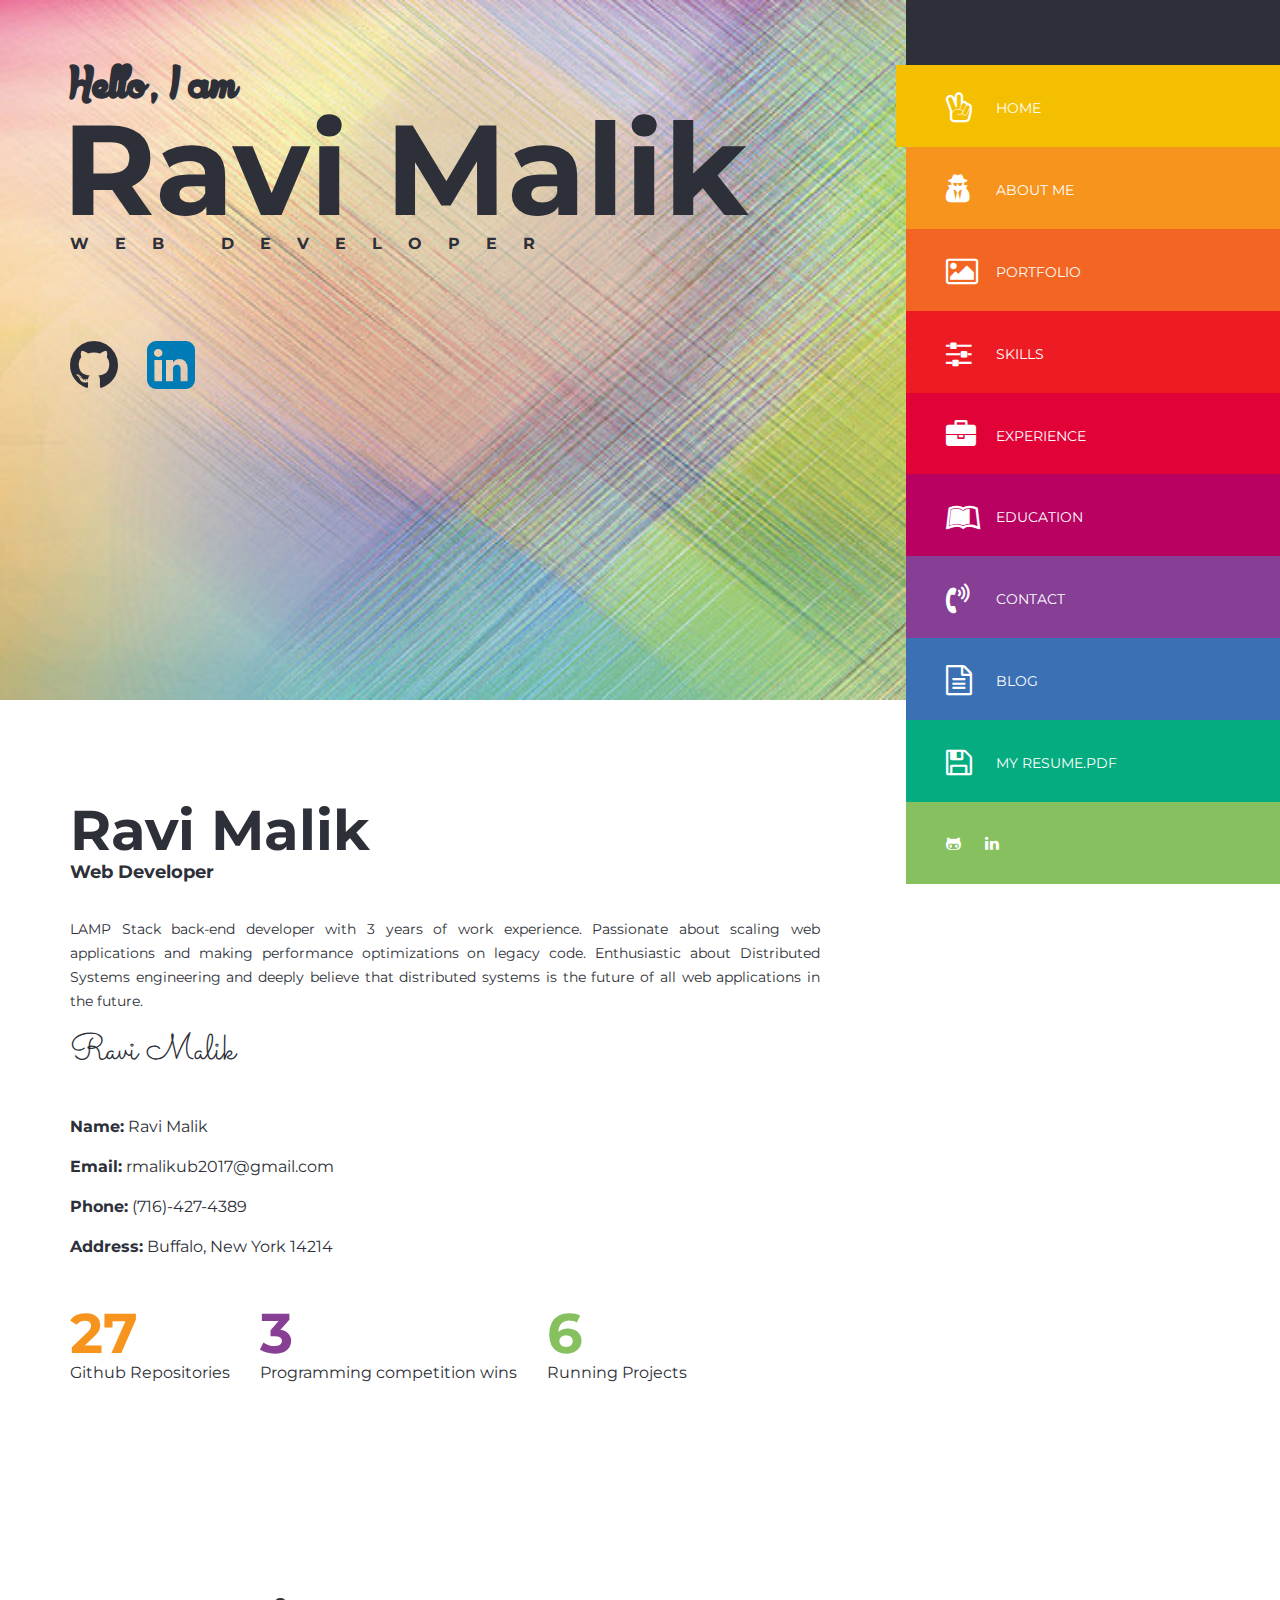
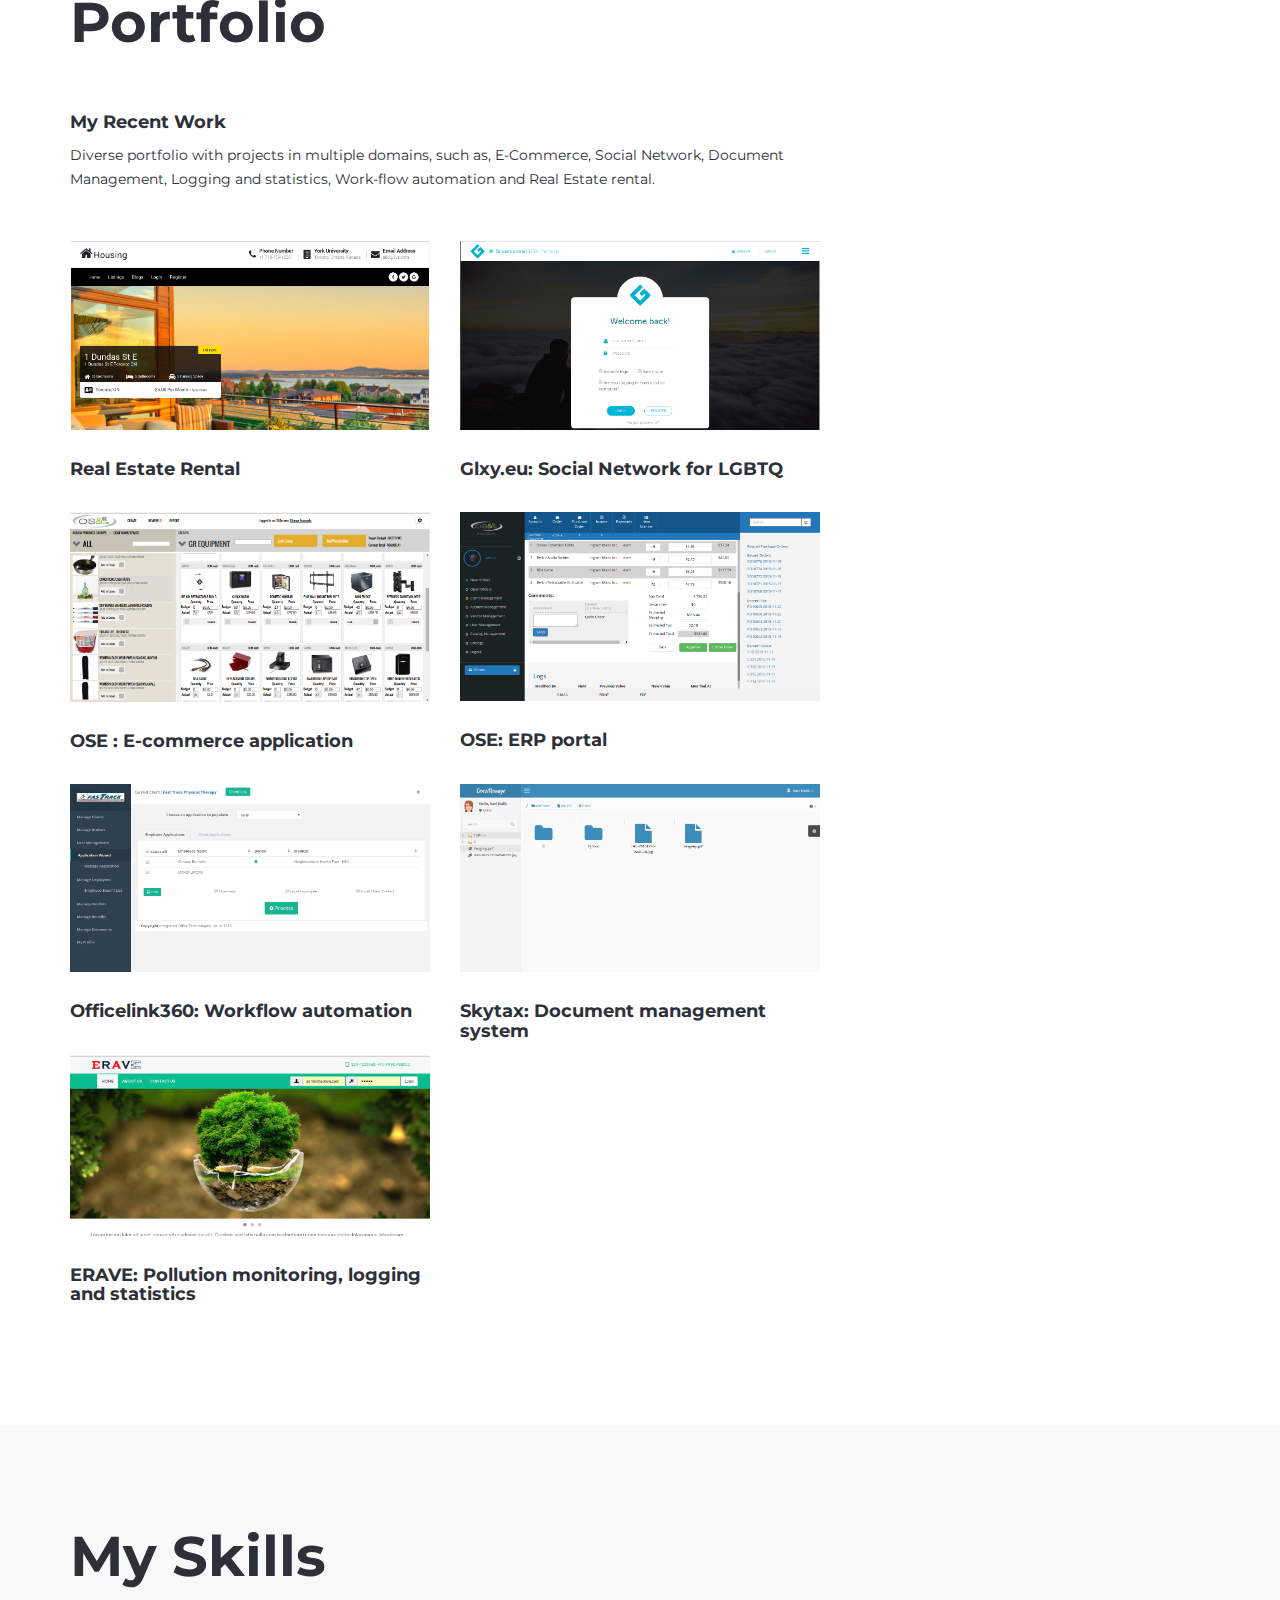
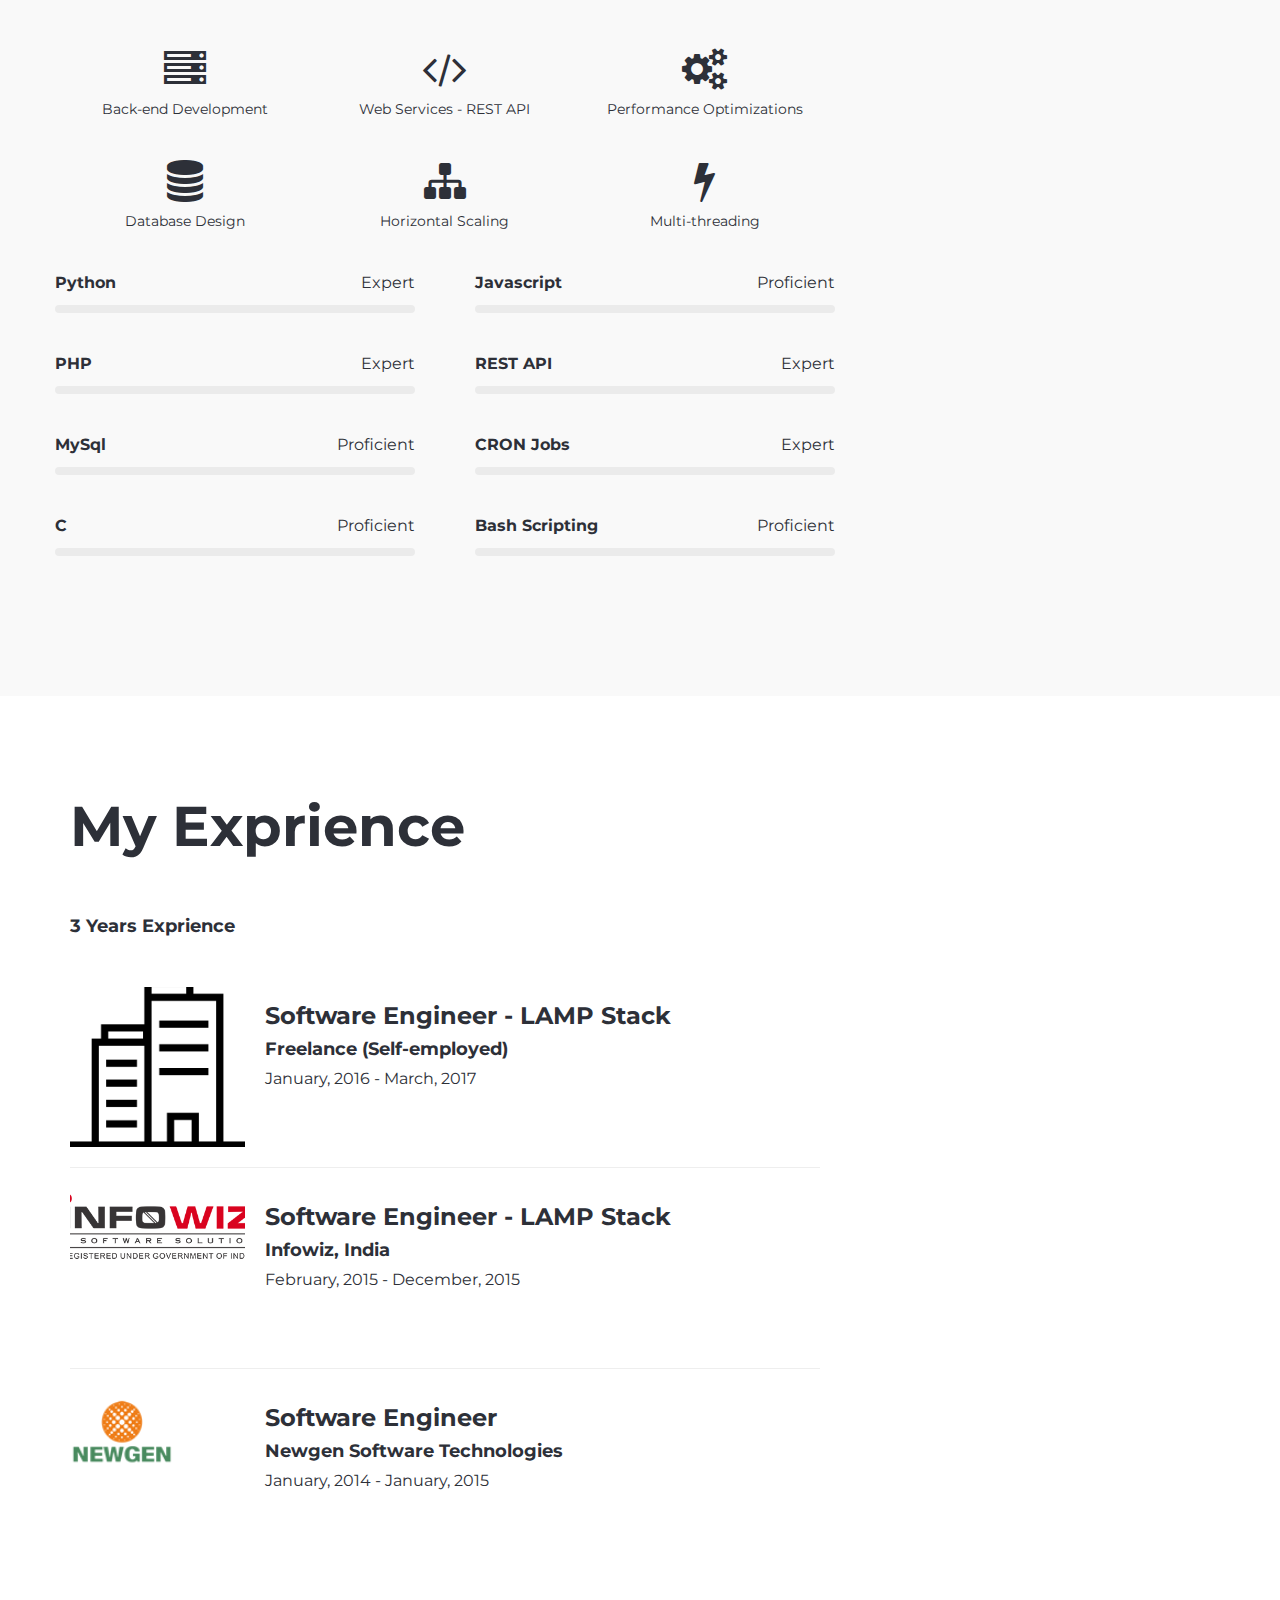
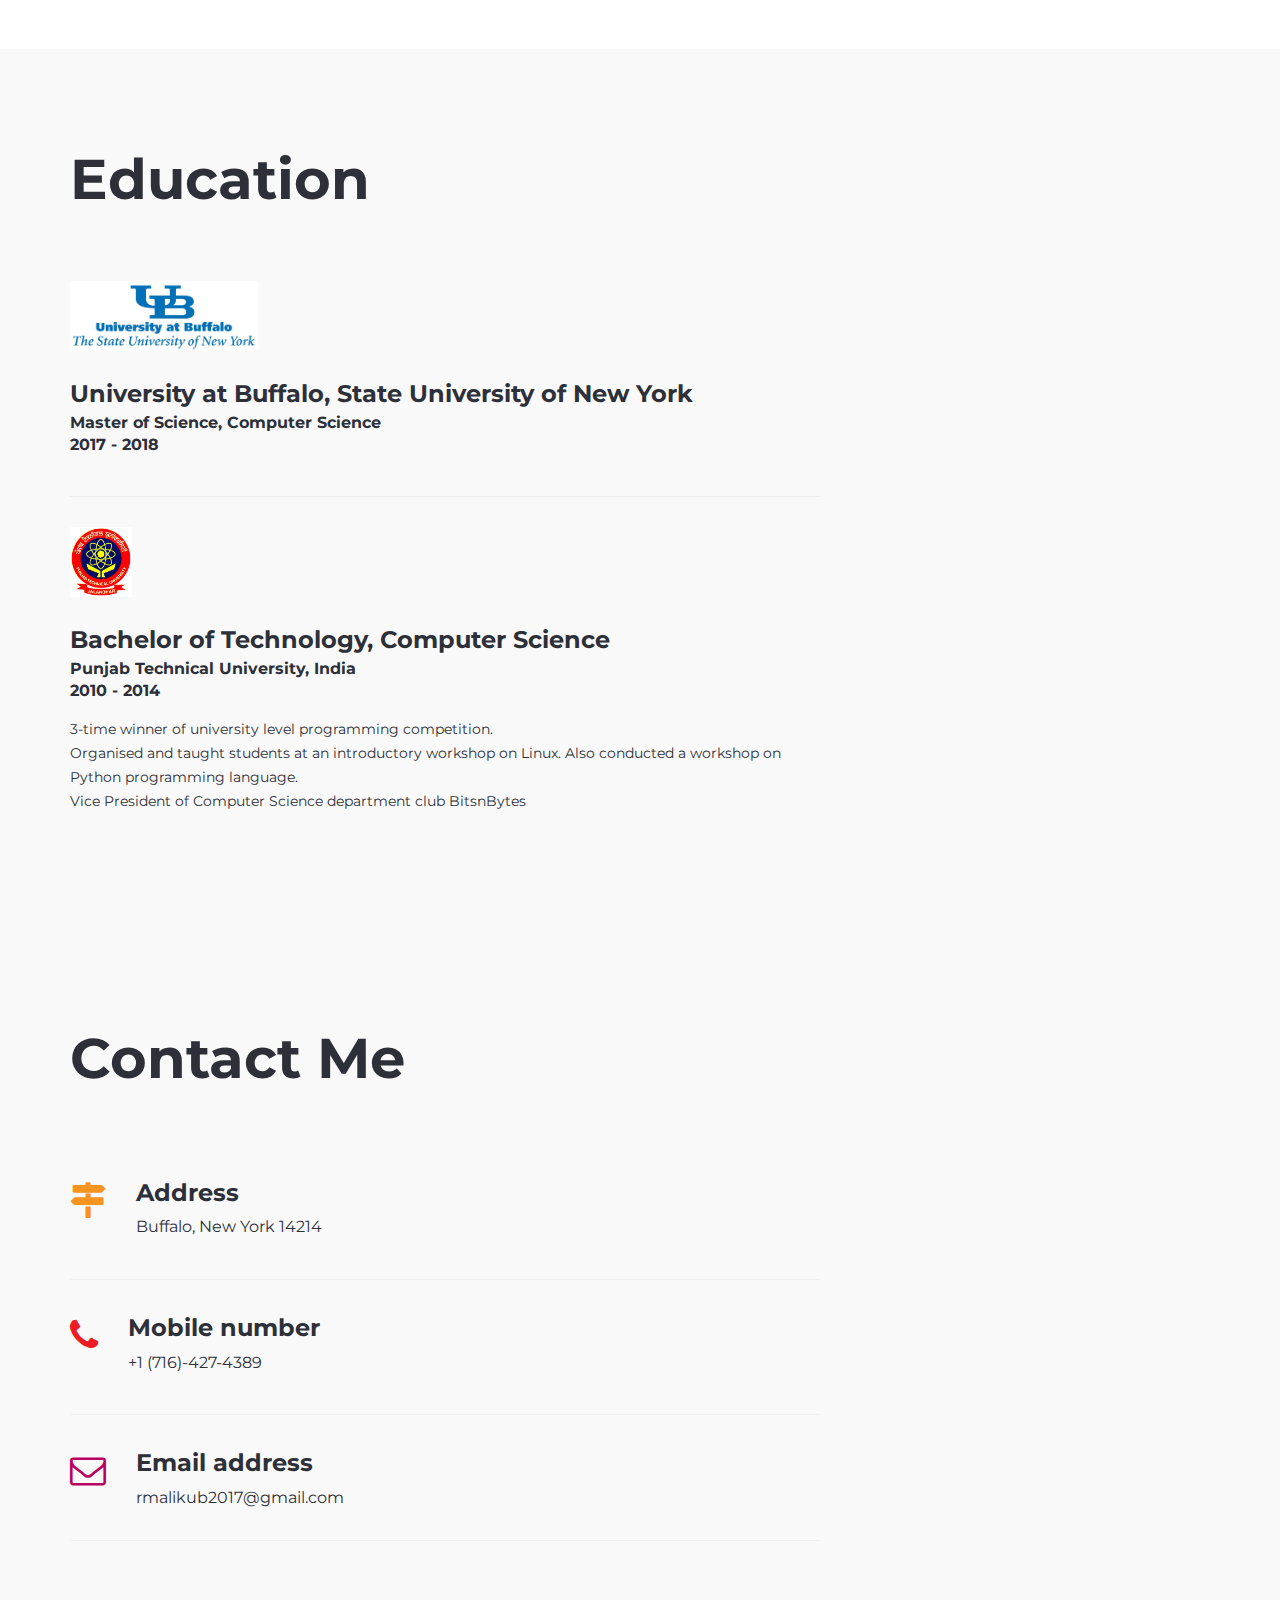
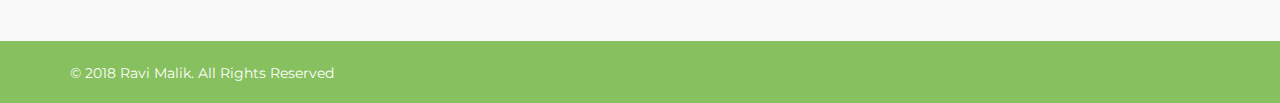
<file: index.html>
<!DOCTYPE html>
<html lang="en">
    <head>
        <meta charset="utf-8">
        <meta http-equiv="X-UA-Compatible" content="IE=edge">
        <meta name="viewport" content="width=device-width, initial-scale=1">
        <meta name="author" content="Theme Region">
       	<meta name="description" content="">

        <title>Ravi Malik - Portfolio</title>
		
		<!-- CSS -->
        <link rel="stylesheet" href="css/bootstrap.min.css">
        <link rel="stylesheet" href="https://maxcdn.bootstrapcdn.com/font-awesome/4.7.0/css/font-awesome.min.css">       
        <link rel="stylesheet" href="css/magnific-popup.css">       
        <link rel="stylesheet" href="css/animate.css">       
        <link rel="stylesheet" href="css/main.css"> 
        <link rel="stylesheet" href="css/responsive.css"> 

        <!-- Fonts -->
        <link href="https://fonts.googleapis.com/css?family=Montserrat:400,700|Sacramento" rel="stylesheet">
		
        <!-- icons -->
        <link rel="icon" href="images/ico/favicon.ico"> 
        <link rel="apple-touch-icon-precomposed" sizes="144x144" href="../images/ico/apple-touch-icon-144-precomposed.png">
        <link rel="apple-touch-icon-precomposed" sizes="114x114" href="../images/ico/apple-touch-icon-114-precomposed.png">
        <link rel="apple-touch-icon-precomposed" sizes="72x72" href="../images/ico/apple-touch-icon-72-precomposed.png">
        <link rel="apple-touch-icon-precomposed" sizes="57x57" href="../images/ico/apple-touch-icon-57-precomposed.png">    

        <!-- HTML5 shim and Respond.js for IE8 support of HTML5 elements and media queries -->
        <!-- WARNING: Respond.js doesn't work if you view the page via file:// -->
        <!--[if lt IE 9]>
          <script src="https://oss.maxcdn.com/html5shiv/3.7.2/html5shiv.min.js"></script>
          <script src="https://oss.maxcdn.com/respond/1.4.2/respond.min.js"></script>
        <![endif]-->

		<style>
			.portfolio-content img {
				max-height: 240px;
			}
		</style>
    
    </head>
    <body>
        <div class="main-wrapper home-one">
            <div id="navigation" class="menu-one">
                <div class="navbar navbar-fixed-top">
                    <div class="navbar-header">
                        <button type="button" class="navbar-toggle collapsed" data-toggle="collapse" data-target=".navbar-collapse">
                            <span class="sr-only">Toggle navigation</span>
                            <span class="icon-bar"></span>
                            <span class="icon-bar"></span>
                            <span class="icon-bar"></span>
                        </button>
                        <div class="navbar-brand logo">
                            
                        </div> 
                    </div>
                                   
                    <nav id="mainmenu" class="collapse navbar-collapse">
                        <ul class="nav navbar-nav">          
                            <li  class="scroll current dropdown"><a href="#home-banner">
                                <span><i class="fa fa-hand-peace-o" aria-hidden="true"></i>Home</span></a>
                            </li>               
                            <li class="scroll"><a href="#about">
                                <span><i class="fa fa-user-secret" aria-hidden="true"></i>About me</span></a>
                            </li>
							<li class="scroll"><a href="#portfolio">
                                <span><i class="fa fa-picture-o" aria-hidden="true"></i>Portfolio</span></a>
                            </li>
                            <li class="scroll"><a href="#skill">
                                <span><i class="fa fa-sliders" aria-hidden="true"></i>Skills</span></a>
                             </li>     
                            <li class="scroll"><a href="#exprience">
                                <span><i class="fa fa-briefcase" aria-hidden="true"></i>Experience</span></a>
                            </li>               
                            <li class="scroll"><a href="#education">
                                <span><i class="fa fa-leanpub" aria-hidden="true"></i>Education</span></a>
                            </li>               
                                                          
                            <li class="scroll"><a href="#contact">
                                <span><i class="fa fa-volume-control-phone" aria-hidden="true"></i>Contact</span></a>
                            </li>               
                            <li class="scroll"><a href="/blog">
                                <span><i class="fa fa-file-text-o" aria-hidden="true"></i>Blog</span></a>
                            </li>
                            <li class="scroll"><a href="resume.pdf">
                                <span><i class="fa fa-floppy-o" aria-hidden="true"></i>My Resume.pdf</span></a>
                            </li>               
                            <li>
                                <ul class="social list-inline">
                                    <li><a href="https://github.com/ravimalik20" target="_blank"><i class="fa fa-github-alt" aria-hidden="true"></i></a></li>
									<li><a href="https://www.linkedin.com/in/ravimalik20/" target="_blank"><i class="fa fa fa-linkedin" aria-hidden="true"></i></a></li>
                                </ul>
                            </li>                                          
                        </ul>
                    </nav>
                </div><!-- navbar -->                                
            </div><!-- navigation -->

            <div id="home-banner" class="home-banner-one" style="background-image: url(../images/bg/banner.jpg); background-position: center;
    background-size: cover;">
                <div class="container">
                    <div class="row">
                        <div class="col-sm-9">
                            <div class="banner-content">
                                <div class="banner-info">
                                    <h1>Hello, I am</h1>
                                    <h2>Ravi Malik</h2>
                                    <h3>Web Developer</h3>

									<div class="row" style="margin-top:10%;">
										<div class="col-lg-12">
											<a href="https://github.com/ravimalik20" target="_blank" style="margin-right:3%;">
												<i class="fa fa-github fa-4x" aria-hidden="true"></i>
											</a>
											<a href="https://www.linkedin.com/in/ravimalik20/" target="_blank" style="margin-right:3%;">
												<i class="fa fa-linkedin-square fa-4x" aria-hidden="true" style="color: #007bb6"></i>
											</a>
										</div>
									</div>
                                </div>
                            </div>
                        </div>
                    </div><!-- row -->
                </div><!-- container -->
            </div><!-- home-banner --> 

            <div id="about" class="about-section section-padding">
                <div class="container">
                    <div class="row">
                        <div class="col-sm-8">
                            <div class="section-title">
                                <h1>Ravi Malik</h1>
                                <h4>Web Developer</h4>
                            </div>
                            <div class="about-info" style="text-align: justify; text-justify: inter-word;">
                                <p>
									LAMP Stack back-end developer with 3 years of work experience. Passionate about
									scaling web applications and making performance optimizations on legacy code.
									Enthusiastic about Distributed Systems engineering and deeply believe that distributed
									systems is the future of all web applications in the future.
								</p>
                                <div class="signature">
                                    <h1>Ravi Malik</h1>
                                </div>
                            </div>
                            <address>
                                <p><span>Name:</span> Ravi Malik</p>
                                <p><span>Email:</span> rmalikub2017@gmail.com</p>
                                <p><span>Phone:</span> (716)-427-4389</p>
                                <p><span>Address:</span> Buffalo, New York 14214</p>
                            </address>
                            <ul class="achievement">
                                <li class="achievement-info">
                                    <span class="counter">27</span>
                                    <h4>Github Repositories</h4>
                                </li> 
                                <li class="achievement-info">
                                    <span class="counter counter1">3</span>
                                    <h4>Programming competition wins</h4>
                                </li> 
                                <li class="achievement-info">
                                    <span class="counter counter3">6</span>
                                    <h4>Running Projects</h4>
                                </li>                            
                            </ul>
                        </div>
                    </div><!-- row -->
                </div><!-- container -->
            </div><!-- about section -->

			<div id="portfolio" class="portfolio-section section-padding">
                <div class="container">
                    <div class="row">
                        <div class="col-sm-8">
                            <div class="section-title">
                                <h1>Portfolio</h1>
                            </div>
                            <div class="text-info">
                                <h4>My Recent Work</h4>
                                <p>Diverse portfolio with projects in multiple domains, such as, E-Commerce, Social Network, Document Management, Logging and statistics, Work-flow automation and Real Estate rental.</p>
                            </div>
                            <div class="portfolio-content">
                                <div class="row">
                                    <div class="col-sm-6" style="max-height:240px; margin-bottom: 4%;">
                                        <div class="portfolio-item">
                                            <img class="img-responsive" src="images/portfolio/1.png" alt="Image">
                                        </div>
										<div class="">
											<h4>Real Estate Rental</h4>
										</div>
                                    </div>
									<div class="col-sm-6" style="max-height:240px; margin-bottom: 4%;">
                                        <div class="portfolio-item">
                                            <img class="img-responsive" src="images/portfolio/2.png" alt="Image">
                                        </div>
										<div class="">
											<h4>Glxy.eu: Social Network for LGBTQ</h4>
										</div>
                                    </div>
									<div class="col-sm-6" style="max-height:240px; margin-bottom: 4%;">
                                        <div class="portfolio-item">
                                            <img class="img-responsive" src="images/portfolio/3.png" alt="Image">
                                        </div>
										<div class="">
											<h4>OSE : E-commerce application</h4>
										</div>
                                    </div>
									<div class="col-sm-6" style="max-height:240px; margin-bottom: 4%;">
                                        <div class="portfolio-item">
                                            <img class="img-responsive" src="images/portfolio/4.png" alt="Image">
                                        </div>
										<div class="">
											<h4>OSE: ERP portal</h4>
										</div>
                                    </div>
									<div class="col-sm-6" style="max-height:240px; margin-bottom: 4%;">
                                        <div class="portfolio-item">
                                            <img class="img-responsive" src="images/portfolio/5.png" alt="Image">
                                        </div>
										<div class="">
											<h4>Officelink360: Workflow automation</h4>
										</div>
                                    </div>
									<div class="col-sm-6" style="max-height:240px; margin-bottom: 4%;">
                                        <div class="portfolio-item">
                                            <img class="img-responsive" src="images/portfolio/6.png" alt="Image">
                                        </div>
										<div class="">
											<h4>Skytax: Document management system</h4>
										</div>
                                    </div>
									<div class="col-sm-6" style="max-height:240px; margin-bottom: 4%;">
                                        <div class="portfolio-item">
                                            <img class="img-responsive" src="images/portfolio/7.png" alt="Image">
                                        </div>
										<div class="">
											<h4>ERAVE: Pollution monitoring, logging and statistics</h4>
										</div>
                                    </div>
                                    
                                </div>
                            </div><!-- portfolio content -->
                       </div> 
                    </div><!-- row -->
                </div><!-- container -->
            </div><!-- portfolio section -->

            <div id="skill" class="skill-section bg-color section-padding">
                <div class="container">
                    <div class="row">
                        <div class="col-sm-8">
                            <div class="section-content">
                                <div class="section-title">
                                    <h1>My Skills</h1>
                                </div>
                                
								<div class="language-skill row">
									<div class="col-lg-4 text-center" style="margin-bottom: 4%;">
										<i class="fa fa-server fa-3x" aria-hidden="true"></i>
										<p style="margin-top:4%">Back-end Development</p>
									</div>
									<div class="col-lg-4 text-center" style="margin-bottom: 4%;">
										<i class="fa fa-code fa-3x" aria-hidden="true"></i>
										<p style="margin-top:4%">Web Services - REST API</p>
									</div>
									<div class="col-lg-4 text-center" style="margin-bottom: 4%;">
										<i class="fa fa-cogs fa-3x" aria-hidden="true"></i>
										<p style="margin-top:4%">Performance Optimizations</p>
									</div>
									<div class="col-lg-4 text-center" style="margin-bottom: 4%;">
										<i class="fa fa-database fa-3x" aria-hidden="true"></i>
										<p style="margin-top:4%">Database Design</p>
									</div>
									<div class="col-lg-4 text-center" style="margin-bottom: 4%;">
										<i class="fa fa-sitemap fa-3x" aria-hidden="true"></i>
										<p style="margin-top:4%">Horizontal Scaling</p>
									</div>
									<div class="col-lg-4 text-center" style="margin-bottom: 4%;">
										<i class="fa fa-bolt fa-3x" aria-hidden="true"></i>
										<p style="margin-top:4%">Multi-threading</p>
									</div>

                                    
                                </div>

                                <div class="progress-content row">
                                    <div class="rating-bar bar-left">
                                        <label>Python</label>
                                        <span class="rating-count pull-right">Expert</span>
                                        <div class="skill-progress">
                                            <div class="progress">
                                                <div class="progress-bar" role="progressbar" aria-valuenow="90" aria-valuemin="0" aria-valuemax="100" >
                                                </div>
                                            </div>
                                        </div>
                                        <label>PHP</label>
                                        <span class="rating-count pull-right">Expert</span>
                                        <div class="skill-progress">
                                            <div class="progress">
                                                <div class="progress-bar bar1" role="progressbar" aria-valuenow="90" aria-valuemin="0" aria-valuemax="100" >
                                                </div>
                                            </div>
                                        </div>
                                        <label>MySql</label>
                                        <span class="rating-count pull-right">Proficient</span>
                                        <div class="skill-progress">
                                            <div class="progress">
                                                <div class="progress-bar bar2" role="progressbar" aria-valuenow="80" aria-valuemin="0" aria-valuemax="100" >
                                                </div>
                                            </div>
                                        </div>
										<label>C</label>
                                        <span class="rating-count pull-right">Proficient</span>
                                        <div class="skill-progress">
                                            <div class="progress">
                                                <div class="progress-bar bar3" role="progressbar" aria-valuenow="60" aria-valuemin="0" aria-valuemax="100" >
                                                </div>
                                            </div>
                                        </div>
                                    </div>                                

                                    <div class="skill rating-bar bar-right">
                                        <label>Javascript</label>
                                        <span class="rating-count pull-right">Proficient</span>
                                        <div class="skill-progress">
                                            <div class="progress">
                                                <div class="progress-bar bar3" role="progressbar" aria-valuenow="70" aria-valuemin="0" aria-valuemax="100" >
                                                </div>
                                            </div>
                                        </div>
                                        <label>REST API</label>
                                        <span class="rating-count pull-right">Expert</span>
                                        <div class="skill-progress">
                                            <div class="progress">
                                                <div class="progress-bar bar4" role="progressbar" aria-valuenow="90" aria-valuemin="0" aria-valuemax="100" >
                                                </div>
                                            </div>
                                        </div>
                                        <label>CRON Jobs</label>
                                        <span class="rating-count pull-right">Expert</span>
                                        <div class="skill-progress">
                                            <div class="progress">
                                                <div class="progress-bar bar5" role="progressbar" aria-valuenow="90" aria-valuemin="0" aria-valuemax="100" >
                                                </div>
                                            </div>
                                        </div>
										<label>Bash Scripting</label>
                                        <span class="rating-count pull-right">Proficient</span>
                                        <div class="skill-progress">
                                            <div class="progress">
                                                <div class="progress-bar bar6" role="progressbar" aria-valuenow="70" aria-valuemin="0" aria-valuemax="100" >
                                                </div>
                                            </div>
                                        </div>
                                    </div> 
                                </div>                               

                                <!-- more skill -->                             
                            </div>                                             
                        </div>
                    </div><!-- row -->
                </div><!-- container -->
            </div><!-- skill section -->

            <div id="exprience" class="exprience-section section-padding">
                <div class="container">
                    <div class="row">
                        <div class="col-sm-8">
                            <div class="section-title">
                                <h1>My Exprience</h1>
                            </div>
                            <div class="text-info">
                                <h4>3 Years Exprience</h4>
                            </div>
                            <div class="exprience">
                                <div class="exprience-image">
                                    <img class="img-responsive" src="images/exprience/1.png" alt="Image">
                                </div>
                                <div class="exprience-info">
                                    <h3>Software Engineer - LAMP Stack</h3>
									<h4>Freelance (Self-employed)</h4>
                                    <h5>January, 2016 - March, 2017</h5>
									<p></p>
                                </div>                            
                            </div>
                            <hr>
                            <div class="exprience">
                                <div class="exprience-image">
                                    <img class="img-responsive" src="images/exprience/2.png" alt="Image">
                                </div>
                                <div class="exprience-info">
                                    <h3>Software Engineer - LAMP Stack</h3>
									<h4>Infowiz, India</h4>
                                    <h5>February, 2015 - December, 2015</h5>
                                    <p></p>
                                </div>                            
                            </div>
                            <hr>
                            <div class="exprience">
                                <div class="exprience-image">
                                    <img class="img-responsive" src="images/exprience/3.gif" alt="Image">
                                </div>
                                <div class="exprience-info">
                                    <h3>Software Engineer</h3>
									<h4>Newgen Software Technologies</h4>
                                    <h5>January, 2014 - January, 2015</h5>
                                    <p></p>
                                </div>                            
                            </div>
                            
                        </div>
                    </div><!-- row -->
                </div><!-- container -->
            </div><!-- exprience section -->

            <div id="education" class="education-section bg-color section-padding">
                <div class="container">
                    <div class="row">
                        <div class="col-sm-8">
                            <div class="section-content">
                                <div class="section-title">
                                    <h1>Education</h1>
                                </div>
                                
                                <div class="education-info">
                                    <img class="img-responsive" src="images/education/1.jpg" alt="Image" style="height:70px;">
                                    <h3>University at Buffalo, State University of New York</h3>
                                    <h5>Master of Science, Computer Science</h5>
                                    <h6>2017 - 2018</h6>
                                    
                                </div>
                                <hr>
                                <div class="education-info">
                                    <img class="img-responsive" src="images/education/2.jpg" alt="Image" style="height:70px;">
                                    <h3>Bachelor of Technology, Computer Science</h3>
                                    <h5>Punjab Technical University, India</h5>
                                    <h6>2010 - 2014</h6>
                                    <p>
										<ul>
											<li>3-time winner of university level programming competition.</li>
											<li>Organised and taught students at an introductory workshop on Linux.
												Also conducted a workshop on Python programming language.</li>
											<li>Vice President of Computer Science department club BitsnBytes</li>
										</ul>
									</p>
                                </div>
                            </div>
                        </div>
                    </div><!-- row -->
                </div><!-- container -->
            </div><!-- education section -->

            <div id="contact" class="contact-section bg-color section-padding">
                <div class="container">
                    <div class="row">
                        <div class="col-sm-8">
                            <div class="section-content">
                                <div class="section-title">
                                    <h1>Contact Me</h1>
                                </div>
                                
                                <div class="address">
                                    <ul>
                                        <li>
                                            <div class="icons">
                                                <i class="fa fa-map-signs" aria-hidden="true"></i>
                                            </div>
                                            <h3>Address</h3>
                                            <p>Buffalo, New York 14214</p>
                                        </li>
                                        <li>
                                            <div class="icons icons1">
                                                <i class="fa fa-phone" aria-hidden="true"></i>
                                            </div>
                                            <h3>Mobile number</h3>
                                            <p>+1 (716)-427-4389</p>
                                        </li>
                                        <li>
                                            <div class="icons icons2">
                                                <i class="fa fa-envelope-o" aria-hidden="true"></i>
                                            </div>
                                            <h3>Email address</h3>
                                            <a href="#">rmalikub2017@gmail.com</a>
                                        </li>
                                    </ul>                            
                                </div>
                                
                            </div>
                        </div>
                    </div><!-- row -->
                </div><!-- container -->
            </div><!-- contact section -->

            <div id="footer">
                <div class="container">
                    <div class="footer">
                        <p> &copy; 2018 <a href="#">Ravi Malik.</a> All Rights Reserved</p>
                    </div>
                </div><!-- contaner -->
            </div><!-- footer -->
        </div><!-- main wrapper -->

        <!-- JS -->
        <script src="js/jquery.min.js"></script>
        <script src="js/bootstrap.min.js"></script> 
        <script src="js/waypoints.min.js"></script>
        <script src="js/counterup.min.js"></script>                 
        <script src="js/inview.min.js"></script>                 
        <script src="js/easypiechart.js"></script>                 
        <script src="js/magnific-popup.min.js"></script>                                     
        <script src="js/main.js"></script>  
    </body>
</html>
</file>
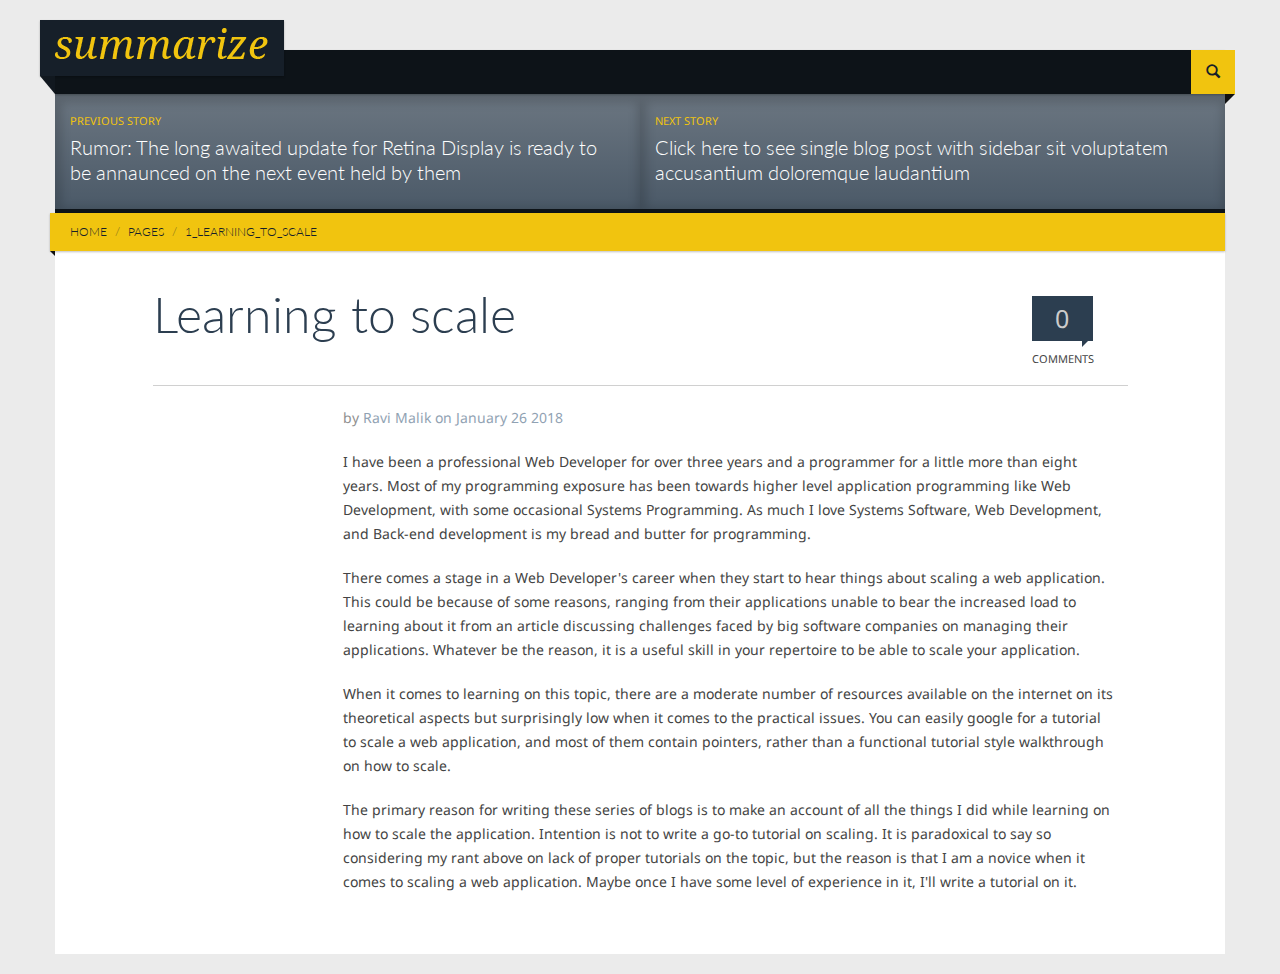
<file: blog/pages/learning_to_scale.html>
<!DOCTYPE html>
<!--[if lt IE 7]>   <html class="no-js lt-ie9 lt-ie8 lt-ie7"> <![endif]-->
<!--[if IE 7]>      <html class="no-js lt-ie9 lt-ie8"> <![endif]-->
<!--[if IE 8]>      <html class="no-js lt-ie9"> <![endif]-->
<!--[if gt IE 8]><!--> <html class="no-js"> <!--<![endif]-->
	<head>

		<meta charset="utf-8">
		<title>Blog</title>
		<meta name="description" content="">

		<!-- Mobile Devices Viewport Resset-->
		<meta name="viewport" content="width=device-width, initial-scale=1.0, maximum-scale=1">
		<meta name="apple-mobile-web-app-capable" content="yes">

		<link rel="stylesheet" href="../vendor/bootstrap/css/bootstrap.min.css">

		<link rel="stylesheet" href="../vendor/font-awesome/css/font-awesome.min.css">
		<!--[if IE 8]>
			<link rel="stylesheet" href="../vendor/font-awesome/css/font-awesome-ie7.min.css">
		<![endif]-->

		<link rel="stylesheet" href="../vendor/prettyPhoto/css/prettyPhoto.css">

		<link href='http://fonts.googleapis.com/css?family=Droid+Sans:400,700|Lato:300,400,700,400italic,700italic|Droid+Serif' rel='stylesheet' type='text/css'>

		<!-- base layout styling -->
		<link rel="stylesheet" href="../css/base.css">

		<!-- components styling -->
		<link rel="stylesheet" href="../css/components.css">
		
		<!-- template colorschemes -->
		<link rel="stylesheet" href="../colorschemes/default.css">

		<script src="../vendor/modernizr-2.6.2-respond-1.1.0.min.js"></script>

	</head>

	<script src="/blog/js/showdown.min.js"></script>
	<script src="/blog/vendor/jquery-1.10.1.min.js"></script>
	<!--
		<script src="//ajax.googleapis.com/ajax/libs/jquery/1.10.1/jquery.min.js"></script>
		<script>window.jQuery || document.write('<script src="vendor/jquery-1.10.1.min.js"><\/script>')</script>
	-->

	<script>
		$(document).ready(function () {
			$.get("/blog/pages/data/1_learning_to_scale.md", function (val) {
				var converter = new showdown.Converter(),
					text = val,
					html = converter.makeHtml(text);

				$("#markdown").html(html);
			});
		});
	</script>
</head>

<body>

	<h1 class="sr-only">Blog</h1>
			
	<nav id="header" class="header-navbar" role="navigation">

		<div class="header-navbar-inner container">
		
			<div id="brand" class="navbar-brand">
				<a href="index.html" rel="bookmark">

					<!-- to disable lazy loading, remove data-src and data-src-retina -->
					<img src="../img/logo.png" data-src="../img/logo.png" data-src-retina="../img/logo-retina.png" width="244" height="56" alt="">

					<!--fallback for no javascript browsers-->
					<noscript>
						<img src="../img/logo.png" alt="">
					</noscript>
				</a>
			</div>

			<ul class="nav nav-pages hidden-xs">
				
			</ul>

			<ul class="nav nav-icons">
				<li>
					<a href="#" class="btn-icon" data-toggle=".header-navbar-inner" data-toggle-class="search-toggled-in">
						<span class="search-toggled-out-icon glyphicon glyphicon-search"></span>
						<span class="search-toggled-in-icon glyphicon glyphicon-remove"></span>
					</a>
				</li>
			</ul>

			<div class="search-wrapper js-stoppropagation">
				<div class="search-wrapper-inner">
					<form>
						<input type="text" value="" placeholder="search ... ">
						<button class="btn-icon" type="submit"><span class="glyphicon glyphicon-search"></span></button>
					</form>
				</div>
			</div>

			<ul class="nav navbar-nav">
				
				
				
			</ul>

		</div>

	</nav>

	<div id="main" class="container">

		<div class="section section-no-margin-bottom row entries bg-primary">

			<article class="entry style-grid style-hero hero-nav type-post col-xs-6">
				
				<a href="single.html">

					<header class="entry-header">
						<p class="small">Previous Story</p>
						<h3 class="entry-title">Rumor: The long awaited update for Retina Display is ready to be annaunced on the next event held by them</h3>
					</header>

					<figure class="entry-thumbnail">

						<div class="overlay overlay-primary"></div>

						<!-- to disable lazy loading, remove data-src and data-src-retina -->
						<img src="../img/placeholder.gif" data-src="http://placehold.it/480x280" data-src-retina="http://placehold.it/720x420" width="480" height="280" alt="">

						<!--fallback for no javascript browsers-->
						<noscript>
							<img src="http://placehold.it/480x280" alt="">
						</noscript>

					</figure>

				</a> 

			</article>

			<article class="entry style-grid style-hero hero-nav type-post col-xs-6">
				
				<a href="single.html">

					<header class="entry-header">
						<p class="small">Next Story</p>
						<h3 class="entry-title">Click here to see single blog post with sidebar sit voluptatem accusantium doloremque laudantium</h3>
					</header>

					<figure class="entry-thumbnail">

						<div class="overlay overlay-primary"></div>

						<!-- to disable lazy loading, remove data-src and data-src-retina -->
						<img src="../img/placeholder.gif" data-src="http://placehold.it/480x280" data-src-retina="http://placehold.it/720x420" width="480" height="280" alt="">

						<!--fallback for no javascript browsers-->
						<noscript>
							<img src="http://placehold.it/480x280" alt="">
						</noscript>

					</figure>

				</a> 

			</article>

		</div> <!-- class section -->

		<div id="content" class="content bg-base section">
			
			<div class="ribbon ribbon-highlight">
				<ol class="breadcrumb ribbon-inner">
					<li><a href="/blog/">Home</a></li>
					<li><a href="/blog/pages/">Pages</a></li>
					<li class="active" title="1_learning_to_scale">1_learning_to_scale</li>
				</ol>
			</div>
			
			<div class="row">

				<header class="page-header col-md-10 col-md-offset-1">
						
					<div class="page-meta pull-right hidden-xs">
						<a href="#comments">
							<span class="comments-count-balloon bg-primary">0<em>Comments</em></span>
						</a>
					</div>

					<h2 class="page-title full-page-title">
						Learning to scale
					</h2>

				</header>

				<article class="entry style-single style-single-full type-post col-md-10 col-md-offset-1">
					<div class="entry-meta indented">
						<span class="author">by <a href="blog.html">Ravi Malik</a></span>
						<span class="entry-date"><a href="blog.html">on <time datetime="2018-01-26T15:35:34+00:00">January 26 2018</time></a></span>
						<!--span class="category">In <a href="blog.html">Social Media</a></span-->
					</div>

					<div class="entry-content indented" id="markdown">
						<!-- Content goes here -->
					</div>
				</article>

			</div>

		</div> <!-- Content -->
		
	</div> <!-- Main -->

</body>

</html>
</file>
<file: css/main.css>
/*
    Template Name: Geek
    Template URL: http://demo.themeregion.com/Geek
    Author: Theme Region
    Author URI : http://www.themeregion.com/
    Version: 1.0
    Description: HTML5 Responsive Personal Portfolio & Resume HTML Template.
    Tag: HTML5, CSS3, jQuery, Responsive Template.
*/


/* Table of Contents
==================================================
# Global 
# Home Banner 
# About Section
# Skill Section
# Exprience Section
# Education Section
# Portfolio Section
# Contact Section
# Blog Section
# Profile Section
# Footer Section
# Blog Details
# Extra Css

==================================================

*/

/* ==========================================================================
    Global
 ========================================================================== */

html,
body {
    font-family: 'Montserrat', sans-serif;
    font-weight:normal;
    overflow-x:hidden;
    -webkit-font-smoothing: antialiased;
    color: #2d3038;
}

h1, h2, h3, h4, h5, h6 {
    font-family: 'Montserrat', sans-serif;
    font-weight: 700;
    color: #2d3038;
}

ul {
    margin:0;
    padding:0;
    list-style:none;
}

a{
    color: #2d3038;
}

a:hover {
    color: #00aeef;
}

a, a:hover, a:active,
a:focus, button:focus, .btn:focus,
.form-control:focus {
    outline: none !important;
    text-decoration: none !important;
    box-shadow: none !important;
}

.section-padding {
    padding-top: 80px;
    padding-bottom: 100px;
}

.section-title {
    margin-bottom: 60px;
}

.section-title h1 {
    font-size: 56px;
}

.home-two .section-title h1 {
    font-size: 50px;
    margin-top: 0;
}

.bg-color {
    background-color: #f9f9f9;
    position: relative;
}

.bg-color:before {
    position: absolute;
    content: "";
    top: 0;
    left: -100%;
    width: 100%;
    height: 100%;
    background-color: #f9f9f9;
    display: block;
}

.section-content {
    max-width: 750px;
}

.btn.btn-primary {
    padding-left: 30px;
    padding-right: 30px;
    font-size: 16px;
    padding-top: 10px;
    padding-bottom: 10px;
    background-color: #3c70b4;
    border: 1px solid #3c70b4;
    position: relative;
    overflow: hidden;
    z-index: 1;
}

.btn.btn-primary:before {
    position: absolute;
    content: "";
    top: 0;
    left: -100%;
    width: 100%;
    height: 100%;
    background-color: #fff;
    z-index: -1;
}

.btn.btn-primary:hover:before {
    left: 0;
}

.btn.btn-primary:hover {
    color: #3c70b4;
}



/* ==========================================================================
    Home Banner
 ========================================================================== */

/* Navigation */

#navigation.menu-one .navbar {
    width: 30%;
    left: inherit;
    right: 0;
}

#navigation .navbar-nav>li {
    background-color: #2d3038;
}

#navigation.menu-one .navbar-nav>li {
    float: none;
    height: 9.1%;
    position: relative;
    margin-left: 10px;    
}

#navigation.menu-one .navbar-nav {
    float: none;
}

#navigation.menu-one .navbar-nav> li:hover,
#navigation.menu-one .navbar-nav> li.current {
    margin-left: 0;
    padding-left: 10px;
}
 
#navigation .navbar-nav>li a {
    color: #fff;
    font-size: 14px;
    text-transform: uppercase;
    display: block;
    height: 100%;
    width: 100%;
    padding: 0;
}

#navigation.menu-one .navbar-nav>li span {
    position: absolute;
    top: 50%;
    left: 90px;
    margin-top: -8px;
}

#navigation .navbar-nav>li i {
    position: absolute;
    left: -50px;
    font-size: 30px;
    margin-top: -6px;
}

.nav>li>a:focus, 
.nav>li>a:hover {
    background-color: transparent;
}

#navigation.menu-one .navbar:before {
    left: 15px;
    right: -100%;
} 

#navigation.menu-one .navbar:after {
   display: none;

}

.home-one .logo {
    height: 65px;
    float: none;
    margin-left: 10px;
    padding: 4px 30px;
}

.home-one .navbar-nav {
    margin-top: 65px;
}

#navigation .navbar-nav>li:nth-child(1) {
    background-color: #f4bf00;
}

#navigation .navbar-nav>li:nth-child(2) {
    background-color: #f7941d;
}

#navigation .navbar-nav>li:nth-child(3) {
    background-color: #f26522;
}

#navigation .navbar-nav>li:nth-child(4) {
    background-color: #ed1c24;
}

#navigation .navbar-nav>li:nth-child(5) {
    background-color: #e10337;
}

#navigation .navbar-nav>li:nth-child(6) {
    background-color: #b90162;
}

#navigation .navbar-nav>li:nth-child(7) {
    background-color: #873e95;
}

#navigation .navbar-nav>li:nth-child(8) {
    background-color: #3c70b4;
}

#navigation .navbar-nav>li:nth-child(9) {
    background-color: #05ac80;
}

#navigation .navbar-nav>li:last-child {
    background-color: #87c05e;
}

#navigation .navbar-nav>li .social {
    position: absolute;
    top: 50%;
    margin-top: -19px;
    left: 35px;
}

#navigation .navbar-nav>li ul li {
    padding: 0;
}

#navigation .navbar-nav>li ul li i {
    font-size: 16px;
    margin-right: 0;
    position: inherit;
}

#navigation .navbar-nav>li ul li a {
    padding: 10px;
}

#navigation .navbar-nav>li ul li a:hover i {
    font-size: 16px;
    color: #000;
}

/* home-two */

#navigation .navbar {
    border: 0;
}

#navigation.menu-two .navbar-nav>li a {
    padding: 28px 18px;
    height: inherit;
    position: inherit !important;
}

#navigation.menu-two .navbar-nav>li.current a,
#navigation.menu-two .navbar-nav>li a:hover {
    padding-bottom: 40px;
}

#navigation.menu-two .navbar-nav>li:last-child a:hover,
#navigation.menu-two .navbar-nav>li:last-child.current a {
    
}

#navigation.menu-two .navbar-nav>li:last-child {
    background-color: #3c70b4;
}

#navigation .navbar:before,
#navigation .navbar:after {
    position: absolute;
    content: "";
    top: 0;
    width: 100%;
    height: 76px;
    background-color: #2d3038;
    z-index: -1;
}

#navigation .navbar:before {
    right:0;
    background-color: #2d3038;
    left: -100%;
}

#navigation .navbar:after {
    left: 50%;
    background-color: #3c70b4;
    right: 0;
    z-index: -1;
}

.logo {
    background-color: #2d3038;
    height: 76px;
    padding: 9px 25px 10px 15px;
}

.menu-two .navbar-fixed-top {
    max-width: 1170px;
    margin: 0 auto;
}


/*Dropdown CSS*/

ul.sub-menu {
  position: absolute;
  top: 100%;
  left: 0;
  list-style: none;
  padding:7px 0;
  margin: 0;
  min-width: 160px; 
  display: none;
  z-index: 999;
  background-color: #f4bf00;
}
  
.nav.navbar-nav > li:hover > ul.sub-menu {
  display: block;
  -webkit-animation: fadeInUp 500ms;
  -moz-animation: fadeInUp 500ms;
  -ms-animation: fadeInUp 500ms;
  -o-animation: fadeInUp 500ms;
  animation: fadeInUp 500ms;
}

#navigation.menu-two .navbar-nav .sub-menu li a {
    padding: 5px 18px;
    color: #fff;
    font-size: 13px;
}

@-webkit-keyframes fadeInUp {
  0% {
    opacity: 0;
    -webkit-transform: translateY(30px);
    transform: translateY(30px);
  }

  100% {
    opacity: 1;
    -webkit-transform: translateY(0);
    transform: translateY(0);
  }
}

@-webkit-keyframes fadeInUp {
  0% {
    opacity: 0;
    -webkit-transform: translateY(30px);
    transform: translateY(30px);
  }

  100% {
    opacity: 1;
    -webkit-transform: translateY(0);
    transform: translateY(0);
  }
}

@keyframes fadeInUp {
  0% {
    opacity: 0;
    -webkit-transform: translateY(30px);
    transform: translateY(30px);
  }

  100% {
    opacity: 1;
    -webkit-transform: translateY(0);
    transform: translateY(0);
  }
}

.fadeInUp {
  -webkit-animation-name: fadeInUp;
  animation-name: fadeInUp;
}

/*End Drpdown Menu CSS*/

/* Navbar Toggle */

.navbar-toggle {
    border-color: #fff;
    background-color: transparent;
    padding: 12px 10px;
}

.navbar-toggle .icon-bar {
    background-color: #fff;
}

.home-banner-one {
    background-color: #e7e7e7;
}

/*.home-banner-one .banner-content {
    background-image: url(../images/bg/banner.jpg);
    background-color: #e7e7e7;
    position: relative;
    background-position: center;
    background-size: cover;
}*/

.home-two #home-banner {
    background-image: url(../images/bg/2.png);
    background-repeat: no-repeat;
    background-position: right;
    background-size: contain;
}

.banner-info h1 {
    font-size: 48px;
    font-family: 'rookies-showtimesregular';
}

.banner-info h2 {
    font-size: 128px;
    margin-top: 0;
    line-height: 92px;
    margin-left: -8px;
}

.banner-info h3 {
    font-size: 16px;
    text-transform: uppercase;
    letter-spacing: 26px;
}

/* Home Two  */

.home-two .banner-info h1 {
    font-size: 72px;
    margin-bottom: 0;
    font-family: 'Sacramento', cursive;
}

.banner-content, #home-banner {
    position: relative;
    width: 100%;
    height: 700px;
}

.banner-content .banner-info {
    position: absolute;
    top: 20%;
    width: 100%;
    height: 100%;
    margin-top: -100px
}

.home-two .home-social {
    position: absolute;
    top: 40px;
}

.menu-two .home-social li+li {
    margin-left: 15px;
}

.menu-two .home-social li a {
    color: #2d3038;
    font-size: 16px;
}

.menu-two .home-social li a:hover {
    color: #00aeef;
}


/* About Section */

.about-section .section-title {
    margin-bottom: 45px;
}

.about-section .section-title h4 {
    margin-top: 0;
    line-height: 0;
} 

.about-info {
    font-size: 14px;
    line-height: 24px;
}

.about-info .signature h1 {
    font-weight: normal;
    margin-top: 20px;
    margin-bottom: 40px;
    font-family: 'Sacramento', cursive;    
}

.about-section address {
    font-size: 16px;
    line-height: 30px;
    margin-bottom: 40px;
}

.about-section address span {
    font-weight: 700;
}

.achievement li {
    float: left;
}

.achievement li+li {
    margin-left: 30px;
}

.achievement-info .counter {
    font-size: 56px;
    font-weight: 700;
    color: #f7941d;
    line-height: 62px;
}

.achievement-info .counter1 {
    color: #873e95;
}

.achievement-info .counter2 {
    color: #3c70b4;
}

.achievement-info .counter3 {
    color: #87c05e;
}

.achievement-info h4 {
    font-size: 16px;
    font-weight: normal;
    margin-top: 0;
}

/* Skill Section */

.skill-section .rating-bar {
    width: 360px;
}

.progress-content {
    overflow: hidden;
}

.bar-left {
    float: left;
}

.bar-right {
    float: right;
}

.rating-bar label,
.rating-bar span {
    font-size: 16px;
    margin-bottom: 10px;
}

.skill-progress {
    position: relative;
    margin-bottom: 40px;
}

.progress {
    height: 8px;
    margin-bottom: 22px;
    background-color: #ebebeb;
    border-radius: 4px;
    box-shadow: none;
    width: 100%;
    position: relative;
}

.progress-bar {
   background-color: #f4bf00;
   box-shadow: none;
  -webkit-transition: width 2s ease-in-out;
  -moz-transition: width 2s ease-in-out;
  -ms-transition: width 2s ease-in-out;
  -o-transition: width 2s ease-in-out;
  transition:  width 2s ease-in-out;
  border-radius: 4px;   
}

.progress-bar.bar1 {
    background-color: #b90162;
}

.progress-bar.bar2 {
    background-color: #3c70b4;
}

.progress-bar.bar3 {
    background-color: #f26522;
}

.progress-bar.bar4 {
    background-color: #ed1c24;
}

.progress-bar.bar5 {
    background-color: #87c05e;
}

.language-skill {
    margin-top: 50px;
}

.language-skill canvas {
    display: none;
}

.language-skill li {
    float: left;
}

.language-skill li+li{
    margin-left: 80px;
}

.language-skill .percent {
    display: inline-block;
    text-align: center;
    width: 116px;
    height: 116px;
    line-height: 116px;
    background-color: #f7941d;
    border-radius: 50%;
    color: #fff;
    font-size: 36px;
    font-weight: 700;
}

.language-skill .percent1 {
    background-color: #f26522;
}

.language-skill .percent2 {
    background-color: #3c70b4;
}

.language-skill .percent3 {
    background-color: #87c05e;
}

.language-skill .percent:after {
    content: '%';
}

.language-skill .chart h5 {
    text-align: center;
    font-size: 16px;
    font-weight: normal;
    text-transform: capitalize;
}

.text-info {
    font-size: 14px;
    line-height: 24px;
    color: #2d3038;
    margin-bottom: 50px;
}

.text-info h4 {}

/* Exprience Section */

.exprience-section .exprience {
    overflow: hidden;
}

.exprience-image {
    float: left;
    margin-right: 20px;
    width: 175px;
    height: 160px;
    overflow: hidden;
}

.exprience-section .exprience img {
    -webkit-transform: scale(1.1);
    -moz-transform: scale(1.1);
    -ms-transform: scale(1.1);
    -o-transform: scale(1.1);
    transform: scale(1.1);
}

.exprience-section .exprience:hover img  {
    -webkit-transform: scale(1);
    -moz-transform: scale(1);
    -ms-transform: scale(1);
    -o-transform: scale(1);
    transform: scale(1);    
}

.exprience-info {
    font-size: 14px;
    line-height: 24px;
}

.exprience-info h3 {
    margin-bottom: 0;
    line-height: 28px;
    margin-top: 15px;
}

.exprience-info h5 {
    font-size: 16px;
    font-weight: normal;
    margin-top: 0;
    margin-bottom: 20px;
}


/* Education Section */

.education-info {
    font-size: 14px;
    line-height: 24px;
    padding-bottom: 5px;
    padding-top: 10px;
}

.education-info h3 {
    margin-top: 30px;
}

.education-info h5,
.education-info h6 {
    font-size: 16px;
    line-height: 12px;
}

.education-info h6 {
    margin-bottom: 20px;
}

/* Portfolio Section */


.portfolio-item {
    position: relative;
    margin-bottom: 30px;
    overflow: hidden;
}

.portfolio-overlay {
    position: absolute;
    top: -100%;
    left: 0;
    width: 100%;
    height: 100%;
    background-color: #ef6e30;
    color: #fff;
    -webkit-transition: all 500ms;
    -moz-transition: all 500ms;
    -ms-transition: all 500ms;
    -o-transition: all 500ms;
    transition: all 500ms;    
}

.portfolio-item:hover .portfolio-overlay {
    top: 0;
}

.portfolio-info {
    position: absolute;
    bottom: 0;
    left: 0;
    font-size: 16px;
    font-weight: normal;
    padding-left: 30px;
    padding-bottom: 20px;
}

.portfolio-info h3 {
    color: #fff;
    margin-top: 5px;
    margin-bottom: 0;
}

.portfolio-info a {
    font-size: 30px;
    color: #fff;
}

.portfolio-info a:hover {
    color: #bb460d;
}

/*Magnific-popup overwrite CSS*/

.mfp-figure {
    background-color: #fff;
}

img.mfp-img {
    padding:12px;
}

.mfp-image-holder .mfp-close {
    top:-35px;
}

.mfp-zoom-out-cur .mfp-image-holder .mfp-close {
    cursor:pointer;
}

.mfp-counter {
    right: 50%;
    color: #fff;
    top: 50px;
    margin-right: -20px;
}


/* Contact Section */

.contact-section .icons {
    float: left;
    font-size: 36px;
    margin-right: 30px;
}

.home-two .contact-section .section-title h1 {
    margin-top: 20px;
}

.contact-section li {
    border-bottom: 1px solid #f1f1f1;
    padding: 30px 0;
}

.contact-section li:first-child {
    padding-top: 25px;
}

.contact-section h3 {
    margin-top: 5px;
}

.contact-section li,
.contact-section li a {
    font-size: 16px;
    color: #2d3038;
}

.contact-section li a:hover {
    color: #87c05e;
}

.contact-section li:hover .icons,
.contact-info:hover .icons {
    -webkit-transform:rotate(360deg) ;
    -moz-transform:rotate(360deg) ;
    -ms-transform:rotate(360deg) ;
    -o-transform:rotate(360deg) ;
    transform:rotate(360deg) ;
}

.contact-section .icons,
.contact-info .icons {
    -webkit-transition: all 800ms;
    -moz-transition: all 800ms;
    -ms-transition: all 800ms;
    -o-transition: all 800ms;
    transition: all 800ms;
}

.contact-section .icons {
    color: #f7941d;
}

.contact-section .icons1 {
    color: #ed1c24;
}

.contact-section .icons2{
    color: #b90162;
}

.contact-section .icons3 {
    color: #3c70b4;
}

.contact-section .social li {
    border: none;
    padding: 0;
}

.contact-section .social li+li {
    margin-left: 10px;
}

.contact-section .social a {
    color: #2d3038;
}

.contact-section .social i.fa-facebook:hover {
    color: #4060A5;
}

.contact-section .social i.fa-twitter:hover {
    color: #00ABE3;
}

.contact-section .social i.fa-google-plus:hover {
    color: #E64522;
}

.contact-section .social i.fa-dribbble:hover {
    color: #EA4C89;
}

.contact-section .social i.fa-behance:hover {
    color: #2E99D1;
}

.contact-section .social i.fa-github-alt:hover {
    color: #417DB9;
}

.contact {
    font-size: 16px;
    line-height: 24px;
    padding-left: 50px;
    margin-top: 45px;
}

.contact .contact-info {
    margin-bottom: 15px;
}

.contact .title {
    position: relative;
}

.contact .icons {
    position: absolute;
    left: -50px;
    top: 0;
    font-size: 36px;
}

.contact .icons i {
    color: #87c05e;
}

.contact .form-group {
    margin-top: 20px;
    margin-bottom: 0;
}

.contact .form-control {
    height: 45px;
    line-height: 45px;
    border: none;
    box-shadow: none;
    color: #2d3038;
    font-size: 14px;
    background-color: #f2f2f2;
    padding-left: 20px;
    padding-right: 25px;
    border: 1px solid #f2f2f2;
}

.contact .form-control:focus {
    border-color: #87c05e;
}

.contact textarea.form-control {
    resize: none;
    height: 125px;
}

.contact .btn.btn-primary {
    margin-top: 20px;
}

.contact .form-control::-webkit-input-placeholder {
   color: #2d3038;
}

.contact .form-control:-moz-placeholder {
   color: #2d3038;  
}

.contact .form-control::-moz-placeholder { 
   color: #2d3038;  
}

.contact .form-control:-ms-input-placeholder {  
   color: #2d3038;  
}

/* Blog Section */

.blog-section .entry-post {
    margin-bottom: 30px;
    overflow: hidden;
}

.entry-thumbnail {
    position: relative;
    z-index: -1;
    overflow: hidden;
}

.thumbnail-oberlay {
    position: absolute;
    top: 0;
    left: 0;
    width: 100%;
    height: 100%;
    border-radius: 50%;
    background-color: rgba(45, 48, 56, 0.3); 
    -webkit-transform: scale(0);
    -moz-transform: scale(0);
    -ms-transform: scale(0);
    -o-transform: scale(0);
    transform: scale(0);
}

.entry-post:hover .thumbnail-oberlay {
    -webkit-transform: scale(1);
    -moz-transform: scale(1);
    -ms-transform: scale(1);
    -o-transform: scale(1);
    transform: scale(1);
    border-radius: 0%;
}

.entry-post .time {
    margin-top: -45px;
    z-index: 1;
}

.entry-post .time a {
    width: 84px;
    height: 84px;
    color: #fff;
    font-size: 36px;    
    background-color: #f4bf00;
    line-height: 60px;
    text-align: center;
    border-radius: 50%;
    display: block;
    font-weight: 700;
    text-transform: uppercase;
    -webkit-transition: all 900ms;
    -moz-transition: all 900ms;
    -ms-transition: all 900ms;
    -o-transition: all 900ms;
    transition: all 900ms;
}

.blog-section .entry-post:hover .time a {
    border-radius: 0%;
}

.post-content .time.time1 a {
    background-color: #f26522;
}

.post-content .time.time2 a {
    background-color: #ed1c24;
}

.post-content .time.time3 a {
    background-color: #b90162;
}

.post-content .time.time4 a {
    background-color: #873e95;
}

.post-content .time.time5 a {
    background-color: #87c05e;
}

.entry-post .time span {
    display: block;
    font-size: 16px;
    line-height: 0;
    margin-top: -2px;
}

.post-content {
    border: 1px solid #f0f0f0;
    padding-left: 35px;
    padding-right: 35px;
    padding-bottom: 30px;
}

.post-content h2 {
    line-height: 21px;
}

.post-content h2 a  {
    font-size: 18px;
    color: #2d3038;
    display: block;
}

.post-content h2 a:hover {
    color: #87c05e;
}


/* Profile Section */

.profile-section .section-padding {
    padding-top: 110px;
    padding-bottom: 120px;
}

.profile-section {
    font-size: 14px;
    line-height: 24px;  
}

.profile-section .profile-info {
    margin-bottom: 70px;
    overflow: hidden;
}

.profile-logo {
    float: left;
    margin-right: 40px;
}

.profile-info h1 {
    font-size: 56px;
    margin: 0;
}

.profile-info h4 {
    margin-top: 5px;
}

.profile-info address {
    font-size: 14px;
    line-height: 24px;
}

.profile-info address a {
    color: #2d3038;
}

.profile-info address a:hover {
    color: #87c05e;
}

.profile-section h3 {
    margin-top: 25px;
    margin-bottom: 25px;
    display: inline-block;
}

.career-objective {
    padding-bottom: 10px;
}

.sub-content {
    padding-left: 70px;
}

.history-content .title {
    position: relative;
}

.profile-section .icons {
    display: inline;
    color: #f4bf00;
    margin-right: 33px;
    font-size: 30px;
}

.work-history .icons {
    color: #f7941d;
}

.educational-background h3,
.work-history h3 {
    margin-bottom: 20px;
}

.work-history hr {
    margin-bottom: 30px;
}

.work-history .history h5,
.work-history .history h6 {
    font-size: 14px;
}

.work-history .history h5 {
    font-weight: 700;
}

.work-history .history h6 {
    font-weight: normal;
    margin-bottom: 25px;
}

.educational-background {
    margin-bottom: 25px;
}

.educational-background .icons {
    color: #ed1c24;
    margin-right: 22px;
}

.educational-background h5 {
    font-size: 14px;
    font-weight: 700;
    margin-bottom: 5px;
}

.educational-background hr {
    margin: 25px 0;
}

.language-proficiency {
    padding-bottom: 35px;
}

.language-proficiency .icons {
    color: #b90162;
}

.language-proficiency h5 {
    font-size: 14px;
    font-weight: 700;
    margin-bottom: 5px;
    margin-top: 0;
}

.language-proficiency ul>li+li {
    margin-left: 20px;
    padding-left: 30px;
    border-left: 1px solid #f1f1f1;
}

.language-proficiency ul li ul li {
    float: left;
    color: #bbb;
}

.language-proficiency ul li ul li+li {
    margin-left: 5px;
    border-left: 0;
    padding-left: 0;
}

.expertise {
    padding-bottom: 10px;
}

.expertise .icons {
    color: #873e95;
}

.expertise .rating-bar label {
    font-size: 14px;
    font-weight: 700;
    margin-bottom: 5px;
}

.expertise .progress-bar {
    background-color: #873e95;
}

.expertise .skill-progress {
    margin-bottom: 35px;
}

.personal-info,
.portfolio {
    padding-bottom: 25px;
}

.personal-info .icons {
    color: #3c70b4;
}

.personal-info .address li,
.portfolio li {
    overflow: hidden;
    line-height: 30px;
}

.personal-info .address li h5,
.portfolio li h5 {
    float: left;
    margin-top: 5px;
    min-width: 180px;
}

.personal-info .address li span,
.portfolio li span {
    margin-right: 30px;
}

.portfolio .icons {
    color: #05ac80;
    margin-right: 28px;
}

.portfolio li a {
    color: #2d3038;
}

.portfolio li a:hover {
    color: #87c05e;
}

.declaration h1 {
    font-weight: normal;
    margin-top: 45px;
    font-family: 'Sacramento', cursive;
}

.declaration .icons {
    color: #87c05e;
}

.profile-section .btn.btn-primary {
    margin-top: 65px;
}

/* Footer Section */

#footer {
    color: #fff;
    background-color: #87c05e;
    padding-top: 22px;
    padding-bottom: 10px;
}

#footer a {
    color: #fff;
}

#footer a:hover {
    color: #6bff00;
}

/* Main Blog */
.widget {
    margin-bottom: 30px;
    overflow: hidden;
}
.widget img {
    max-width: 100%;
}
.widget.widget_search form {
    position: relative;
}
.widget_search button[type=submit] {
    position: absolute;
    right: 0;
    top: 0;
    height: 100%;
    width: 50px;
    border-radius: 0;
    background-color:#2d3038;
    color: #fff;
}

.form-control {
    height: 48px;
    box-shadow: none;
    -webkit-box-shadow:none;
}

.form-control:focus, input[type="search"]:focus{
    border: 1px solid #2d3038;
}
h3.widget_title {
    margin-top: 0;
    font-size: 20px;
    margin-bottom: 20px;
    padding-bottom: 10px;
    border-bottom:1px solid #f0f0f0;
}

.widget ul {

}

.widget ul li {
    padding:7px 0;
    margin:7px 0;
    position: relative;
}

.widget ul li a {
    padding-left: 10px;
}

.widget ul li:before {
    content: "\f178";
    font-family: FontAwesome;
}

.widget> ul> li:first-child {
    border-top: 0;
}

.widget ul ul {
    padding-top: 5px;
}

.widget ul ul li{
    padding-left: 15px;
}

/* Blog Details */


#blog-details .section-title {
    margin-bottom: 40px;
}

#blog-details .post-content {
    border: none;
    padding: 0;
    margin-left: 110px;
    font-size: 14px;
    line-height: 22px;
    margin-bottom: 35px;
}

#blog-details .entry-thumbnail {
    position: inherit;
}

#blog-details .entry-post .time {
    margin-top: -15px;
    float: left;
}

#blog-details .post-content h2 {
    font-size: 30px;
    line-height: 32px;
    margin-top: 0;
    margin-bottom: 20px;
}

.entry-summary {
    border: 1px solid #f0f0f0;
    padding-left: 60px;
    padding-right: 60px;
    padding-top: 55px;
    padding-bottom: 35px;
    line-height: 24px;
}

.entry-summary p {
    margin-bottom: 20px;
}

.blog-social {
    margin: 40px 0;
}

.post-action {
    border: 1px solid #f0f0f0;
    overflow: hidden;
    padding-left: 50px;
    padding-right: 50px;
    padding-top: 30px;
    padding-bottom: 25px;
    margin-bottom: 75px;
}

.post-action li {
    max-width: 225px;
}

.post-action .previous-post {
    float: left;
}

.post-action .next-post {
    float: right;
    text-align: right;
}

.post-action span {
    font-size: 14px;    
    color: #cfcfcf;
    text-transform: uppercase;
}

.post-action h3 {
    line-height: 19px;
    margin-top: 5px;
}

.post-action h3 a {
    font-size: 16px;
    color: #2d3038;
}

.post-action h3 a:hover {
    color: #87c05e;
}

/* ==========================================================================
    Extra Css
 ========================================================================== */

a, #contact-section li a i:hover,
.thumbnail-oberlay, .icons,
.exprience-image img,
.btn.btn-primary:before,
.btn.btn-primary,
.contact-section .social i,
.navbar-nav>li, .navbar-nav>li ul li i,
.navbar-nav > li span {
    -webkit-transition: all 500ms;
    -moz-transition: all 500ms;
    -ms-transition: all 500ms;
    -o-transition: all 500ms;
    transition: all 500ms;
}


@font-face {
    font-family: 'rookies-showtimesregular';
    src: url('../fonts/rookies_showtimes-webfont.woff2') format('woff2'),
         url('../fonts/rookies_showtimes-webfont.woff') format('woff');
    font-weight: normal;
    font-style: normal;

}
</file>
<file: css/responsive.css>
/* lg */ 
@media (min-width: 1400px) {
	
}

/* md */
@media (min-width: 992px) and (max-width: 1199px) {

	.banner-info h2 {
	    font-size: 110px;
	    line-height: 80px;
	}	
	#navigation.menu-one .navbar {
		width: 27%;
	}
	.achievement li + li {
		margin-left: 20px;
	}
	.skill-section .rating-bar {
		width: 47%;
	}
	.progress-content,
	.expertise .sub-content {
		padding-right: 20px;
	}
	.language-skill li + li {
		margin-left: 45px;
	}
	#navigation.menu-two .navbar-nav > li a {
		padding: 22px 10px;
		font-size: 12px;
	}
	#navigation.menu-two .navbar-nav > li.current a, 
	#navigation.menu-two .navbar-nav > li a:hover {
		padding-bottom: 30px;
	}
	.home-two .banner-info h1 {
		font-size: 60px;
	}	
	#navigation .navbar:before, #navigation .navbar:after {
		height: 64px;
	}
	.logo {
	    height: 64px;
	    padding: 2px 15px;
	}	
}

@media (max-width: 991px) {
  .navbar-header {
      float: none;
  }
  .navbar-left,.navbar-right {
      float: none !important;
  }
  .navbar-toggle {
      display: block;
      margin-top: 17px;
  }
  .navbar-collapse.collapse {
      display: none!important;
  }
  .navbar-nav {
      float: none!important;
  }
  .navbar-nav>li {
      float: none;
  }
  .collapse.in{
      display:block !important;
  }
  .home-two .home-social {
		top: 100px;
	}
	.banner-content .banner-info {
		top: 100%;
		margin-top: -220px;
	}
	#navigation .navbar:before {
		width: 200%;
	}
}

/* sm */
@media (min-width: 768px) and (max-width: 991px) {
	.navbar-toggle  {
	 	margin-top: 15px;
	}
	#navigation.menu-one .navbar-nav > li:first-child a {
		margin-left: 20px;
	}
	#navigation.menu-one .navbar li img {
		width: 80%;
		height: inherit;
	}
	.banner-info h1 {
		font-size: 40px;
	}
	.section-title h1 {
		font-size: 50px;
	}
	.portfolio-info h3 {
		font-size: 22px;
	}
	.profile-info h1 {
		font-size: 46px;
	}
	.sub-content {
		padding-left: 0;
	}
	.banner-info h2 {
	    font-size: 85px;
	    line-height: 50px;
	}	
	.banner-info h3 {
		letter-spacing: 15px;
	}
	.achievement li {
		width: 48%;
	}
	.achievement li + li {
	    margin-left: 0;
	}	
	.achievement-info h4 {
		font-size: 14px;
	}
	.skill-section .rating-bar {
		width: 46%;
	}
	.progress-content {
		padding-right: 20px;
	}
	.language-skill .percent {
		width: 100px;
		height: 100px;
		line-height: 100px;
		font-size: 28px;
	}
	.language-skill li + li {
		margin-left: 22px;
	}
	.post-content {
		padding-left: 20px;
		padding-right: 20px;
		padding-bottom: 20px;
	}
	.language-proficiency ul > li + li {
		margin-left: 5px;
		padding-left: 17px;
	}
	.personal-info .address li h5, 
	.portfolio li h5 {
		min-width: 130px;
	}
	.exprience-image {
		height: 230px;
	}
	.section-padding {
		padding-top: 30px;
		padding-bottom: 50px;
	}
	.profile-section .section-padding {
		padding: 50px 0;
	}
	.banner-info {
		bottom: 60px;
	}
	.entry-summary {
		padding: 30px;
	}
	.post-action li {
		max-width: 50%;
	}
	.post-action {
		padding: 30px 20px 25px;
	}
	#navigation.menu-one .navbar-nav {
		padding-bottom: 0;
	}
	#navigation.menu-one .navbar-nav > li ul li a {
		padding-left: 5px;
		padding-right: 5px;
	}
	#navigation.menu-one .navbar-nav > li span {
		left: 60px;
	}
	#navigation.menu-one .navbar-nav > li i {
		font-size: 25px;
		left: -40px;
	}
	#navigation.menu-one .navbar-nav > li ul.social  i{
		font-size: 14px;
	}
	#navigation.menu-one .navbar-nav > li {
		height: 6.5%;
	}
	#navigation.menu-one .navbar-nav > li .social {
		left: 20px;
	}
	#navigation.menu-two .navbar-nav > li a {
		padding: 15px 20px;
	}	
	#navigation.menu-two .navbar-nav > li.current a, 
	#navigation.menu-two .navbar-nav > li a:hover {
		padding-bottom: 15px;
	}
	.home-two .banner-info h1 {
		font-size: 50px;
	}
	#navigation .navbar:before {
		width: 200%;
	}
	#navigation.menu-one .navbar {
		width: 100%;
	}
	#navigation.menu-one .navbar:before {
	    left: -100%;
	    right: 0;
	}
	.home-one .navbar-nav {
		margin-top: 10px;
	}
}


/* xs */
@media (max-width: 767px) {
	#navigation .navbar:before {
		width: 200%;
	}
	.navbar-toggle  {
	 	margin-top:8px;
	}
	#home-banner{
		background-color: #f9f9f9;
	}
	.banner-info {
		bottom: 30px;
	}
	.banner-info h1 {
		font-size: 30px;
	}
	.banner-info h2 {
		font-size: 50px;
		line-height: 25px;
	}
	.banner-info h3 {
		font-size: 14px;
		letter-spacing: 15px;
	}
	.section-padding {
	    overflow: hidden;
	    padding-bottom: 30px;
	    padding-top: 30px;
	}
	.about-section .section-title,
	.section-title {
		margin-bottom: 20px;
	}
	.section-title h1 {
		font-size: 36px;
	}
	.about-info .signature h1 {
		margin-bottom: 10px;
	}
	.about-section address {
		line-height: 24px;
	}
	.achievement li+li {
		margin-left: 0;
	}
	.achievement li {
		float: none;
		display: inline-block;
		margin-bottom: 20px;
		width: 49%;
	}
	.achievement-info h4 {
		font-size: 14px;
	}
	.achievement-info .counter {
		font-size: 40px;
		line-height: 42px;
	}
	.skill-section .rating-bar {
		width: 97%;
	}
	.bar-right {
		float: none;
	}
	.language-skill .percent {
		font-size: 24px;
		width: 80px;
		height: 80px;
		line-height: 80px;
	}
	.language-skill li+li {
		margin-left: 40px;
	}
	.language-skill {
		margin-top: 0;
	}
	.exprience-info h3 {
		font-size: 20px;
	}
	.exprience-image {
		min-height: 200px;
	}
	.exprience-info h5 {
		font-size: 14px;
		margin-bottom: 10px;
	}
	.education-info h3 {
		margin-top: 10px;
		font-size: 20px;
	}
	.portfolio-item {
		margin-bottom: 15px;
	}
	.portfolio-item img {
		width: 100%;
	}
	.education-section hr,
	.contact-section hr {
		margin: 0;
	}
	.text-info {
		margin-bottom: 20px;
	}
	.contact-section h3 {
		font-size: 20px;
	}
	.contact-section .icons {
		height: 65px;
	}
	.contact-section li {
		overflow: hidden;
		padding-top: 15px;
		padding-bottom: 15px;
	}
	.blog-section .entry-post {
		margin-bottom: 15px;
	}
	.blog-section .entry-post img {
		width: 100%;
	}
	.profile-info h1 {
		font-size: 40px;
	}
	#profile hr,
	.exprience-section hr {
		margin: 0;
	}
	#profile h3 {
		margin-bottom: 15px;
		font-size: 20px;
	}
	.profile-logo {
		margin-right: 20px;
	}
	.profile-section .section-padding {
		padding-bottom: 30px;
		padding-top: 40px;
	}
	.profile-section .profile-info {
		margin-bottom: 0;
	}
	.sub-content {
		padding-left: 45px;
	}
	.profile-section .icons {
		margin-right: 8px;
	}
	.educational-background .icons {
		margin-right: 0;
	}
	.work-history .history h6 {
		margin-bottom: 10px;
	}
	#profile .educational-background h3, 
	#profile .work-history h3 {
		margin-bottom: 5px;
	}
	.personal-info .address li h5, 
	.portfolio li h5 {
		min-width: 120px;
	}
	.personal-info .address li span, 
	.portfolio li span {
		margin-right: 10px;
	}
	.language-proficiency ul>li {
		width: 49%;
		margin-bottom: 20px;
	}
	.language-proficiency ul>li ul li {
		width: inherit;
		margin-bottom: 0;
	}
	.language-proficiency ul > li + li {
		margin-left: 0;
		border: 0;
		padding-left: 0;
	}
	.btn.btn-primary{
		font-size: 14px;
		padding: 7px 15px;
	}	
	.profile-section .btn.btn-primary {
		margin-top: 15px;
	}
	.declaration h1 {
		margin-top: 20px;
	}
	.expertise .skill-progress,
	.skill-progress,
	.progress {
		margin-bottom: 20px;
	}
	.home-one #navigation .navbar,
	.home-two #navigation .navbar {
		width: 100%;
	}
	.navbar-collapse {
		border-top: 0;
	}
	#blog-details .post-content h2 {
		font-size: 26px;
		margin-bottom: 10px;
	}
	.entry-summary {
		padding: 20px;
	}
	.entry-summary p {
		margin-bottom: 10px;
	}
	.post-action li {
		max-width: 50%;
	}
	.post-action {
		padding: 30px 20px 25px;
	}
	.blog-social {
	    margin: 20px 0;
	}
	#navigation.menu-one .navbar-nav > li i {
		display: none;
	}
	#navigation.menu-one .navbar-nav > li ul li a:hover i,
	#navigation.menu-one .navbar-nav > li ul li i {
		display: block;
		font-size: 14px;
	}
	#navigation.menu-one .navbar-nav > li {
		height: 15%;
	}
	#navigation.menu-one .navbar-nav> li {
		margin-left: 0;
		padding-left: 10px;
	}
	#navigation.menu-one .navbar-nav > li:last-child,
	#navigation.menu-one .navbar-nav > li:last-child:hover {
		margin-left: 0;
		padding-left: 0;
	}
	#navigation.menu-one .navbar-nav>li ul li a {
		margin-top: 18%;
	}
	#navigation.menu-one .navbar-nav > li span{
		left: 20px;
	}
	#navigation.menu-one .navbar-nav > li.current span,
	#navigation.menu-one .navbar-nav > li:hover span {
		left: 25px;
	}
	#navigation .navbar-nav {
		margin-top: 0;
	}
	#navigation .navbar-nav>li .social {
		left: 25px;
	}
	.menu-one .container {
		padding: 0;
	}
	.home-one .logo {
		padding-left: 15px;
	}
	#navigation.menu-two .navbar-nav > li a {
		padding: 10px 15px;
		font-size: 13px;
	}
	#navigation.menu-two .navbar-nav > li.current a, 
	#navigation.menu-two .navbar-nav > li a:hover,
	#navigation.menu-two .navbar-nav > li:last-child a:hover, 
	#navigation.menu-two .navbar-nav > li.current:last-child a {
		padding-bottom: 10px;
	}
	.home-two .banner-info {
		text-align: left;
		width: 100%;
		padding-left: 25px;
	}
	.logo {
	    background-color: #2d3038;
	    height: 57px;
	    padding: 8px 15px;
	    max-width: 60%;
	}
	.home-one .logo {
		max-width: 100%;
		margin-left: 0;
	}
	.logo img {
		max-width: 75%;
	}
	.home-two .home-social {
		top: 100%;
		margin-top: -40px;
		margin-left: 20px;
	}
	.home-two .banner-info h1 {
		font-size: 40px;
		margin-bottom: 5px;
	}
	#navigation .navbar:before, 
	#navigation .navbar:after {
		height: 57px;
	}
	.banner-content .banner-info {
		top: 100%;
		margin-top: -180px;
	}
	.home-banner-one .banner-content {
		padding: 15px;
	}
}

/* XS Portrait */
@media (max-width: 479px) {

	.banner-info h2 {
		font-size: 48px;
		line-height: 15px;
	}
	.banner-info h3 {
		letter-spacing: 8px;
	}
	.achievement {
		text-align: left;
	}
	.section-title h1, .home-two .section-title h1 {
		font-size: 30px;
	}
	.skill-section ul {
		text-align: center;
	}
	.language-skill li+li{
		margin-left: 0;
	}
	.language-skill li {
		float: none;
		display: inline-block;
		width: 49%;
	}
	.exprience-image {
		float: none;
		height: inherit;
		min-height: inherit;
		margin-top: 10px;
	}
	.exprience-info{
		margin-bottom: 20px
	}
	#profile h3 {
		font-size: 19px;
	}
	.sub-content {
		padding-left: 0;
	}
	.personal-info .address li h5, 
	.portfolio li h5 {
		min-width: inherit;
	}
	.personal-info .address li span, 
	.portfolio li span {
		margin-right: 5px;
		padding-left: 10px;
	}
	.personal-info .address li, 
	.portfolio li {
		font-size: 12px;
	}
	.profile-logo {
		float: none;
		margin-right: 0;
		margin-bottom: 20px;
	}
	#blog-details .post-content {
		margin-left: 0;
	}	
	#blog-details .entry-post .time {
		float: none;
		margin-bottom: 10px;
	}
	#blog-details .post-content h2 {
		font-size: 24px;
		line-height: 26px;
	}	
	.post-action li {
		max-width: 100%;
		float: none;
	}
	.post-action .next-post {
		text-align: left;
		margin-top: 15px;
	}
	.blog-social li {
		width: 24%;
	}
	#navigation .navbar-nav > li {
		height: 8%;
	}
	.menu-two .logo {
		padding-bottom: 5px;
	}
	.logo img {
		max-width: 90%;
	}
	.home-two .banner-info {
		padding-left: 15px;
	}
	.home-two .home-social {
		margin-left: 15px;
	}
	.home-one .logo {
		max-width: 80%;
		height: 57px;
	}
	#navigation.menu-one .navbar-nav > li {
		height: 12%;
	}
}
</file>
<file: blog/vendor/prettyPhoto/css/prettyPhoto.css>
div.pp_default .pp_top,div.pp_default .pp_top .pp_middle,div.pp_default .pp_top .pp_left,div.pp_default .pp_top .pp_right,div.pp_default .pp_bottom,div.pp_default .pp_bottom .pp_left,div.pp_default .pp_bottom .pp_middle,div.pp_default .pp_bottom .pp_right{height:13px}
div.pp_default .pp_top .pp_left{background:url(../images/prettyPhoto/default/sprite.png) -78px -93px no-repeat}
div.pp_default .pp_top .pp_middle{background:url(../images/prettyPhoto/default/sprite_x.png) top left repeat-x}
div.pp_default .pp_top .pp_right{background:url(../images/prettyPhoto/default/sprite.png) -112px -93px no-repeat}
div.pp_default .pp_content .ppt{color:#f8f8f8}
div.pp_default .pp_content_container .pp_left{background:url(../images/prettyPhoto/default/sprite_y.png) -7px 0 repeat-y;padding-left:13px}
div.pp_default .pp_content_container .pp_right{background:url(../images/prettyPhoto/default/sprite_y.png) top right repeat-y;padding-right:13px}
div.pp_default .pp_next:hover{background:url(../images/prettyPhoto/default/sprite_next.png) center right no-repeat;cursor:pointer}
div.pp_default .pp_previous:hover{background:url(../images/prettyPhoto/default/sprite_prev.png) center left no-repeat;cursor:pointer}
div.pp_default .pp_expand{background:url(../images/prettyPhoto/default/sprite.png) 0 -29px no-repeat;cursor:pointer;width:28px;height:28px}
div.pp_default .pp_expand:hover{background:url(../images/prettyPhoto/default/sprite.png) 0 -56px no-repeat;cursor:pointer}
div.pp_default .pp_contract{background:url(../images/prettyPhoto/default/sprite.png) 0 -84px no-repeat;cursor:pointer;width:28px;height:28px}
div.pp_default .pp_contract:hover{background:url(../images/prettyPhoto/default/sprite.png) 0 -113px no-repeat;cursor:pointer}
div.pp_default .pp_close{width:30px;height:30px;background:url(../images/prettyPhoto/default/sprite.png) 2px 1px no-repeat;cursor:pointer}
div.pp_default .pp_gallery ul li a{background:url(../images/prettyPhoto/default/default_thumb.png) center center #f8f8f8;border:1px solid #aaa}
div.pp_default .pp_social{margin-top:7px}
div.pp_default .pp_gallery a.pp_arrow_previous,div.pp_default .pp_gallery a.pp_arrow_next{position:static;left:auto}
div.pp_default .pp_nav .pp_play,div.pp_default .pp_nav .pp_pause{background:url(../images/prettyPhoto/default/sprite.png) -51px 1px no-repeat;height:30px;width:30px}
div.pp_default .pp_nav .pp_pause{background-position:-51px -29px}
div.pp_default a.pp_arrow_previous,div.pp_default a.pp_arrow_next{background:url(../images/prettyPhoto/default/sprite.png) -31px -3px no-repeat;height:20px;width:20px;margin:4px 0 0}
div.pp_default a.pp_arrow_next{left:52px;background-position:-82px -3px}
div.pp_default .pp_content_container .pp_details{margin-top:5px}
div.pp_default .pp_nav{clear:none;height:30px;width:110px;position:relative}
div.pp_default .pp_nav .currentTextHolder{font-family:Georgia;font-style:italic;color:#999;font-size:11px;left:75px;line-height:25px;position:absolute;top:2px;margin:0;padding:0 0 0 10px}
div.pp_default .pp_close:hover,div.pp_default .pp_nav .pp_play:hover,div.pp_default .pp_nav .pp_pause:hover,div.pp_default .pp_arrow_next:hover,div.pp_default .pp_arrow_previous:hover{opacity:0.7}
div.pp_default .pp_description{font-size:11px;font-weight:700;line-height:14px;margin:5px 50px 5px 0}
div.pp_default .pp_bottom .pp_left{background:url(../images/prettyPhoto/default/sprite.png) -78px -127px no-repeat}
div.pp_default .pp_bottom .pp_middle{background:url(../images/prettyPhoto/default/sprite_x.png) bottom left repeat-x}
div.pp_default .pp_bottom .pp_right{background:url(../images/prettyPhoto/default/sprite.png) -112px -127px no-repeat}
div.pp_default .pp_loaderIcon{background:url(../images/prettyPhoto/default/loader.gif) center center no-repeat}
div.light_rounded .pp_top .pp_left{background:url(../images/prettyPhoto/light_rounded/sprite.png) -88px -53px no-repeat}
div.light_rounded .pp_top .pp_right{background:url(../images/prettyPhoto/light_rounded/sprite.png) -110px -53px no-repeat}
div.light_rounded .pp_next:hover{background:url(../images/prettyPhoto/light_rounded/btnNext.png) center right no-repeat;cursor:pointer}
div.light_rounded .pp_previous:hover{background:url(../images/prettyPhoto/light_rounded/btnPrevious.png) center left no-repeat;cursor:pointer}
div.light_rounded .pp_expand{background:url(../images/prettyPhoto/light_rounded/sprite.png) -31px -26px no-repeat;cursor:pointer}
div.light_rounded .pp_expand:hover{background:url(../images/prettyPhoto/light_rounded/sprite.png) -31px -47px no-repeat;cursor:pointer}
div.light_rounded .pp_contract{background:url(../images/prettyPhoto/light_rounded/sprite.png) 0 -26px no-repeat;cursor:pointer}
div.light_rounded .pp_contract:hover{background:url(../images/prettyPhoto/light_rounded/sprite.png) 0 -47px no-repeat;cursor:pointer}
div.light_rounded .pp_close{width:75px;height:22px;background:url(../images/prettyPhoto/light_rounded/sprite.png) -1px -1px no-repeat;cursor:pointer}
div.light_rounded .pp_nav .pp_play{background:url(../images/prettyPhoto/light_rounded/sprite.png) -1px -100px no-repeat;height:15px;width:14px}
div.light_rounded .pp_nav .pp_pause{background:url(../images/prettyPhoto/light_rounded/sprite.png) -24px -100px no-repeat;height:15px;width:14px}
div.light_rounded .pp_arrow_previous{background:url(../images/prettyPhoto/light_rounded/sprite.png) 0 -71px no-repeat}
div.light_rounded .pp_arrow_next{background:url(../images/prettyPhoto/light_rounded/sprite.png) -22px -71px no-repeat}
div.light_rounded .pp_bottom .pp_left{background:url(../images/prettyPhoto/light_rounded/sprite.png) -88px -80px no-repeat}
div.light_rounded .pp_bottom .pp_right{background:url(../images/prettyPhoto/light_rounded/sprite.png) -110px -80px no-repeat}
div.dark_rounded .pp_top .pp_left{background:url(../images/prettyPhoto/dark_rounded/sprite.png) -88px -53px no-repeat}
div.dark_rounded .pp_top .pp_right{background:url(../images/prettyPhoto/dark_rounded/sprite.png) -110px -53px no-repeat}
div.dark_rounded .pp_content_container .pp_left{background:url(../images/prettyPhoto/dark_rounded/contentPattern.png) top left repeat-y}
div.dark_rounded .pp_content_container .pp_right{background:url(../images/prettyPhoto/dark_rounded/contentPattern.png) top right repeat-y}
div.dark_rounded .pp_next:hover{background:url(../images/prettyPhoto/dark_rounded/btnNext.png) center right no-repeat;cursor:pointer}
div.dark_rounded .pp_previous:hover{background:url(../images/prettyPhoto/dark_rounded/btnPrevious.png) center left no-repeat;cursor:pointer}
div.dark_rounded .pp_expand{background:url(../images/prettyPhoto/dark_rounded/sprite.png) -31px -26px no-repeat;cursor:pointer}
div.dark_rounded .pp_expand:hover{background:url(../images/prettyPhoto/dark_rounded/sprite.png) -31px -47px no-repeat;cursor:pointer}
div.dark_rounded .pp_contract{background:url(../images/prettyPhoto/dark_rounded/sprite.png) 0 -26px no-repeat;cursor:pointer}
div.dark_rounded .pp_contract:hover{background:url(../images/prettyPhoto/dark_rounded/sprite.png) 0 -47px no-repeat;cursor:pointer}
div.dark_rounded .pp_close{width:75px;height:22px;background:url(../images/prettyPhoto/dark_rounded/sprite.png) -1px -1px no-repeat;cursor:pointer}
div.dark_rounded .pp_description{margin-right:85px;color:#fff}
div.dark_rounded .pp_nav .pp_play{background:url(../images/prettyPhoto/dark_rounded/sprite.png) -1px -100px no-repeat;height:15px;width:14px}
div.dark_rounded .pp_nav .pp_pause{background:url(../images/prettyPhoto/dark_rounded/sprite.png) -24px -100px no-repeat;height:15px;width:14px}
div.dark_rounded .pp_arrow_previous{background:url(../images/prettyPhoto/dark_rounded/sprite.png) 0 -71px no-repeat}
div.dark_rounded .pp_arrow_next{background:url(../images/prettyPhoto/dark_rounded/sprite.png) -22px -71px no-repeat}
div.dark_rounded .pp_bottom .pp_left{background:url(../images/prettyPhoto/dark_rounded/sprite.png) -88px -80px no-repeat}
div.dark_rounded .pp_bottom .pp_right{background:url(../images/prettyPhoto/dark_rounded/sprite.png) -110px -80px no-repeat}
div.dark_rounded .pp_loaderIcon{background:url(../images/prettyPhoto/dark_rounded/loader.gif) center center no-repeat}
div.dark_square .pp_left,div.dark_square .pp_middle,div.dark_square .pp_right,div.dark_square .pp_content{background:#000}
div.dark_square .pp_description{color:#fff;margin:0 85px 0 0}
div.dark_square .pp_loaderIcon{background:url(../images/prettyPhoto/dark_square/loader.gif) center center no-repeat}
div.dark_square .pp_expand{background:url(../images/prettyPhoto/dark_square/sprite.png) -31px -26px no-repeat;cursor:pointer}
div.dark_square .pp_expand:hover{background:url(../images/prettyPhoto/dark_square/sprite.png) -31px -47px no-repeat;cursor:pointer}
div.dark_square .pp_contract{background:url(../images/prettyPhoto/dark_square/sprite.png) 0 -26px no-repeat;cursor:pointer}
div.dark_square .pp_contract:hover{background:url(../images/prettyPhoto/dark_square/sprite.png) 0 -47px no-repeat;cursor:pointer}
div.dark_square .pp_close{width:75px;height:22px;background:url(../images/prettyPhoto/dark_square/sprite.png) -1px -1px no-repeat;cursor:pointer}
div.dark_square .pp_nav{clear:none}
div.dark_square .pp_nav .pp_play{background:url(../images/prettyPhoto/dark_square/sprite.png) -1px -100px no-repeat;height:15px;width:14px}
div.dark_square .pp_nav .pp_pause{background:url(../images/prettyPhoto/dark_square/sprite.png) -24px -100px no-repeat;height:15px;width:14px}
div.dark_square .pp_arrow_previous{background:url(../images/prettyPhoto/dark_square/sprite.png) 0 -71px no-repeat}
div.dark_square .pp_arrow_next{background:url(../images/prettyPhoto/dark_square/sprite.png) -22px -71px no-repeat}
div.dark_square .pp_next:hover{background:url(../images/prettyPhoto/dark_square/btnNext.png) center right no-repeat;cursor:pointer}
div.dark_square .pp_previous:hover{background:url(../images/prettyPhoto/dark_square/btnPrevious.png) center left no-repeat;cursor:pointer}
div.light_square .pp_expand{background:url(../images/prettyPhoto/light_square/sprite.png) -31px -26px no-repeat;cursor:pointer}
div.light_square .pp_expand:hover{background:url(../images/prettyPhoto/light_square/sprite.png) -31px -47px no-repeat;cursor:pointer}
div.light_square .pp_contract{background:url(../images/prettyPhoto/light_square/sprite.png) 0 -26px no-repeat;cursor:pointer}
div.light_square .pp_contract:hover{background:url(../images/prettyPhoto/light_square/sprite.png) 0 -47px no-repeat;cursor:pointer}
div.light_square .pp_close{width:75px;height:22px;background:url(../images/prettyPhoto/light_square/sprite.png) -1px -1px no-repeat;cursor:pointer}
div.light_square .pp_nav .pp_play{background:url(../images/prettyPhoto/light_square/sprite.png) -1px -100px no-repeat;height:15px;width:14px}
div.light_square .pp_nav .pp_pause{background:url(../images/prettyPhoto/light_square/sprite.png) -24px -100px no-repeat;height:15px;width:14px}
div.light_square .pp_arrow_previous{background:url(../images/prettyPhoto/light_square/sprite.png) 0 -71px no-repeat}
div.light_square .pp_arrow_next{background:url(../images/prettyPhoto/light_square/sprite.png) -22px -71px no-repeat}
div.light_square .pp_next:hover{background:url(../images/prettyPhoto/light_square/btnNext.png) center right no-repeat;cursor:pointer}
div.light_square .pp_previous:hover{background:url(../images/prettyPhoto/light_square/btnPrevious.png) center left no-repeat;cursor:pointer}
div.facebook .pp_top .pp_left{background:url(../images/prettyPhoto/facebook/sprite.png) -88px -53px no-repeat}
div.facebook .pp_top .pp_middle{background:url(../images/prettyPhoto/facebook/contentPatternTop.png) top left repeat-x}
div.facebook .pp_top .pp_right{background:url(../images/prettyPhoto/facebook/sprite.png) -110px -53px no-repeat}
div.facebook .pp_content_container .pp_left{background:url(../images/prettyPhoto/facebook/contentPatternLeft.png) top left repeat-y}
div.facebook .pp_content_container .pp_right{background:url(../images/prettyPhoto/facebook/contentPatternRight.png) top right repeat-y}
div.facebook .pp_expand{background:url(../images/prettyPhoto/facebook/sprite.png) -31px -26px no-repeat;cursor:pointer}
div.facebook .pp_expand:hover{background:url(../images/prettyPhoto/facebook/sprite.png) -31px -47px no-repeat;cursor:pointer}
div.facebook .pp_contract{background:url(../images/prettyPhoto/facebook/sprite.png) 0 -26px no-repeat;cursor:pointer}
div.facebook .pp_contract:hover{background:url(../images/prettyPhoto/facebook/sprite.png) 0 -47px no-repeat;cursor:pointer}
div.facebook .pp_close{width:22px;height:22px;background:url(../images/prettyPhoto/facebook/sprite.png) -1px -1px no-repeat;cursor:pointer}
div.facebook .pp_description{margin:0 37px 0 0}
div.facebook .pp_loaderIcon{background:url(../images/prettyPhoto/facebook/loader.gif) center center no-repeat}
div.facebook .pp_arrow_previous{background:url(../images/prettyPhoto/facebook/sprite.png) 0 -71px no-repeat;height:22px;margin-top:0;width:22px}
div.facebook .pp_arrow_previous.disabled{background-position:0 -96px;cursor:default}
div.facebook .pp_arrow_next{background:url(../images/prettyPhoto/facebook/sprite.png) -32px -71px no-repeat;height:22px;margin-top:0;width:22px}
div.facebook .pp_arrow_next.disabled{background-position:-32px -96px;cursor:default}
div.facebook .pp_nav{margin-top:0}
div.facebook .pp_nav p{font-size:15px;padding:0 3px 0 4px}
div.facebook .pp_nav .pp_play{background:url(../images/prettyPhoto/facebook/sprite.png) -1px -123px no-repeat;height:22px;width:22px}
div.facebook .pp_nav .pp_pause{background:url(../images/prettyPhoto/facebook/sprite.png) -32px -123px no-repeat;height:22px;width:22px}
div.facebook .pp_next:hover{background:url(../images/prettyPhoto/facebook/btnNext.png) center right no-repeat;cursor:pointer}
div.facebook .pp_previous:hover{background:url(../images/prettyPhoto/facebook/btnPrevious.png) center left no-repeat;cursor:pointer}
div.facebook .pp_bottom .pp_left{background:url(../images/prettyPhoto/facebook/sprite.png) -88px -80px no-repeat}
div.facebook .pp_bottom .pp_middle{background:url(../images/prettyPhoto/facebook/contentPatternBottom.png) top left repeat-x}
div.facebook .pp_bottom .pp_right{background:url(../images/prettyPhoto/facebook/sprite.png) -110px -80px no-repeat}
div.pp_pic_holder a:focus{outline:none}
div.pp_overlay{background:#000;display:none;left:0;position:absolute;top:0;width:100%;z-index:9500}
div.pp_pic_holder{display:none;position:absolute;width:100px;z-index:10000}
.pp_content{height:40px;min-width:40px}
* html .pp_content{width:40px}
.pp_content_container{position:relative;text-align:left;width:100%}
.pp_content_container .pp_left{padding-left:20px}
.pp_content_container .pp_right{padding-right:20px}
.pp_content_container .pp_details{float:left;margin:10px 0 2px}
.pp_description{display:none;margin:0}
.pp_social{float:left;margin:0}
.pp_social .facebook{float:left;margin-left:5px;width:55px;overflow:hidden}
.pp_social .twitter{float:left}
.pp_nav{clear:right;float:left;margin:3px 10px 0 0}
.pp_nav p{float:left;white-space:nowrap;margin:2px 4px}
.pp_nav .pp_play,.pp_nav .pp_pause{float:left;margin-right:4px;text-indent:-10000px}
a.pp_arrow_previous,a.pp_arrow_next{display:block;float:left;height:15px;margin-top:3px;overflow:hidden;text-indent:-10000px;width:14px}
.pp_hoverContainer{position:absolute;top:0;width:100%;z-index:2000}
.pp_gallery{display:none;left:50%;margin-top:-50px;position:absolute;z-index:10000}
.pp_gallery div{float:left;overflow:hidden;position:relative}
.pp_gallery ul{float:left;height:35px;position:relative;white-space:nowrap;margin:0 0 0 5px;padding:0}
.pp_gallery ul a{border:1px rgba(0,0,0,0.5) solid;display:block;float:left;height:33px;overflow:hidden}
.pp_gallery ul a img{border:0}
.pp_gallery li{display:block;float:left;margin:0 5px 0 0;padding:0}
.pp_gallery li.default a{background:url(../images/prettyPhoto/facebook/default_thumbnail.gif) 0 0 no-repeat;display:block;height:33px;width:50px}
.pp_gallery .pp_arrow_previous,.pp_gallery .pp_arrow_next{margin-top:7px!important}
a.pp_next{background:url(../images/prettyPhoto/light_rounded/btnNext.png) 10000px 10000px no-repeat;display:block;float:right;height:100%;text-indent:-10000px;width:49%}
a.pp_previous{background:url(../images/prettyPhoto/light_rounded/btnNext.png) 10000px 10000px no-repeat;display:block;float:left;height:100%;text-indent:-10000px;width:49%}
a.pp_expand,a.pp_contract{cursor:pointer;display:none;height:20px;position:absolute;right:30px;text-indent:-10000px;top:10px;width:20px;z-index:20000}
a.pp_close{position:absolute;right:0;top:0;display:block;line-height:22px;text-indent:-10000px}
.pp_loaderIcon{display:block;height:24px;left:50%;position:absolute;top:50%;width:24px;margin:-12px 0 0 -12px}
#pp_full_res{line-height:1!important}
#pp_full_res .pp_inline{text-align:left}
#pp_full_res .pp_inline p{margin:0 0 15px}
div.ppt{color:#fff;display:none;font-size:17px;z-index:9999;margin:0 0 5px 15px}
div.pp_default .pp_content,div.light_rounded .pp_content{background-color:#fff}
div.pp_default #pp_full_res .pp_inline,div.light_rounded .pp_content .ppt,div.light_rounded #pp_full_res .pp_inline,div.light_square .pp_content .ppt,div.light_square #pp_full_res .pp_inline,div.facebook .pp_content .ppt,div.facebook #pp_full_res .pp_inline{color:#000}
div.pp_default .pp_gallery ul li a:hover,div.pp_default .pp_gallery ul li.selected a,.pp_gallery ul a:hover,.pp_gallery li.selected a{border-color:#fff}
div.pp_default .pp_details,div.light_rounded .pp_details,div.dark_rounded .pp_details,div.dark_square .pp_details,div.light_square .pp_details,div.facebook .pp_details{position:relative}
div.light_rounded .pp_top .pp_middle,div.light_rounded .pp_content_container .pp_left,div.light_rounded .pp_content_container .pp_right,div.light_rounded .pp_bottom .pp_middle,div.light_square .pp_left,div.light_square .pp_middle,div.light_square .pp_right,div.light_square .pp_content,div.facebook .pp_content{background:#fff}
div.light_rounded .pp_description,div.light_square .pp_description{margin-right:85px}
div.light_rounded .pp_gallery a.pp_arrow_previous,div.light_rounded .pp_gallery a.pp_arrow_next,div.dark_rounded .pp_gallery a.pp_arrow_previous,div.dark_rounded .pp_gallery a.pp_arrow_next,div.dark_square .pp_gallery a.pp_arrow_previous,div.dark_square .pp_gallery a.pp_arrow_next,div.light_square .pp_gallery a.pp_arrow_previous,div.light_square .pp_gallery a.pp_arrow_next{margin-top:12px!important}
div.light_rounded .pp_arrow_previous.disabled,div.dark_rounded .pp_arrow_previous.disabled,div.dark_square .pp_arrow_previous.disabled,div.light_square .pp_arrow_previous.disabled{background-position:0 -87px;cursor:default}
div.light_rounded .pp_arrow_next.disabled,div.dark_rounded .pp_arrow_next.disabled,div.dark_square .pp_arrow_next.disabled,div.light_square .pp_arrow_next.disabled{background-position:-22px -87px;cursor:default}
div.light_rounded .pp_loaderIcon,div.light_square .pp_loaderIcon{background:url(../images/prettyPhoto/light_rounded/loader.gif) center center no-repeat}
div.dark_rounded .pp_top .pp_middle,div.dark_rounded .pp_content,div.dark_rounded .pp_bottom .pp_middle{background:url(../images/prettyPhoto/dark_rounded/contentPattern.png) top left repeat}
div.dark_rounded .currentTextHolder,div.dark_square .currentTextHolder{color:#c4c4c4}
div.dark_rounded #pp_full_res .pp_inline,div.dark_square #pp_full_res .pp_inline{color:#fff}
.pp_top,.pp_bottom{height:20px;position:relative}
* html .pp_top,* html .pp_bottom{padding:0 20px}
.pp_top .pp_left,.pp_bottom .pp_left{height:20px;left:0;position:absolute;width:20px}
.pp_top .pp_middle,.pp_bottom .pp_middle{height:20px;left:20px;position:absolute;right:20px}
* html .pp_top .pp_middle,* html .pp_bottom .pp_middle{left:0;position:static}
.pp_top .pp_right,.pp_bottom .pp_right{height:20px;left:auto;position:absolute;right:0;top:0;width:20px}
.pp_fade,.pp_gallery li.default a img{display:none}
</file>
<file: blog/css/base.css>
/**
 * see *.less for some documentation
 * some helpers located on libs.less
 */
.inline-block {
  display: inline-block;
  zoom: 1;
  *display: inline;
}
.ellipsis {
  text-overflow: ellipsis;
  white-space: nowrap;
  overflow: hidden;
}
.clearfix {
  *zoom: 1;
}
.clearfix:before,
.clearfix:after {
  display: table;
  line-height: 0;
  content: "";
}
.clearfix:after {
  clear: both;
}
/************************************************************************** 
 *
 * Set general styling for layout - for components styling see components.css
 * 
 * 1. Base rules
 * 2. Col XL
 * 3. Header
 * 4. Header Navbar
 * 5. Main
 * 6. Section
 * 7. Widget
 * 8. Footer 
 * 9. Responsive
 *
 * */
/**************************************************************************
 * 1. Base Rules
 */
html,
body {
  height: 100%;
}
body {
  font-family: 'Droid Sans', sans-serif;
  font-size: 14px;
  line-height: 24px;
}
.aligncenter {
  text-align: center;
}
.alignleft {
  text-align: left;
}
.alignright {
  text-align: right;
}
h1,
h2,
h3,
h4,
h5,
h6 {
  font-family: 'Lato', sans-serif;
  font-weight: 300;
  margin-bottom: 20px;
}
img {
  max-width: 100%;
}
js img[data-src] {
  opacity: 0;
  transition: opacity 0.3s ease-in;
}
/**************************************************************************
 * 2. Col XL
 */
.col-xl-1,
.col-xl-2,
.col-xl-3,
.col-xl-4,
.col-xl-5,
.col-xl-6,
.col-xl-7,
.col-xl-8,
.col-xl-9,
.col-xl-10,
.col-xl-11,
.col-xl-12 {
  position: relative;
  min-height: 1px;
  padding-right: 15px;
  padding-left: 15px;
}
.sm-pull-right,
.md-pull-right,
.lg-pull-right,
.xl-pull-right {
  float: none;
}
.colheight-sm-1,
.colheight-sm-2,
.colheight-sm-3 {
  height: 155px;
  -webkit-transition: all 0.2s linear;
  -moz-transition: all 0.2s linear;
  -ms-transition: all 0.2s linear;
  -o-transition: all 0.2s linear;
}
[class*="col-"].col-no-padding,
[class^="*col-"].col-no-padding {
  padding-left: 0px;
  padding-right: 0px;
}
/**************************************************************************
 * 3. Header
 */
.header-navbar {
  position: absolute;
  z-index: 1000;
  width: 100%;
  margin-top: 50px;
  height: 44px;
  line-height: 44px;
  -webkit-border-radius: 0px;
  -moz-border-radius: 0px;
  -o-border-radius: 0px;
  border-radius: 0px;
  -moz-background-clip: padding;
  -webkit-background-clip: padding-box;
  -o-background-clip: padding-box;
  background-clip: padding-box;
  border: none;
  min-height: inherit;
  -webkit-transition: all 0.2s linear;
  -moz-transition: all 0.2s linear;
  -ms-transition: all 0.2s linear;
  -o-transition: all 0.2s linear;
  font-family: 'Lato', sans-serif;
}
.header-navbar .header-navbar-inner {
  position: relative;
  padding: 0px;
  height: 44px;
}
.header-navbar .header-navbar-inner:after {
  bottom: -10px;
  right: -10px;
  position: absolute;
  content: '';
  width: 0;
  height: 0;
  border-top: 0px solid transparent;
  border-bottom: 10px solid transparent;
  border-left: 10px solid #333;
}
.header-navbar .header-navbar-inner.search-toggled-in .nav.navbar-nav {
  display: none;
}
.header-navbar .header-navbar-inner.search-toggled-in .nav-icons .search-toggled-out-icon {
  display: none;
}
.header-navbar .header-navbar-inner.search-toggled-in .nav-icons .search-toggled-in-icon {
  display: inline-block;
  zoom: 1;
  *display: inline;
}
.header-navbar .header-navbar-inner.search-toggled-in .search-wrapper {
  display: block;
}
.header-navbar .search-wrapper {
  position: relative;
  overflow: hidden;
  display: none;
  height: 44px;
  line-height: 22px;
}
.header-navbar .search-wrapper .search-wrapper-inner {
  margin: 0 54px 0 10px;
  position: relative;
}
.header-navbar .search-wrapper .search-wrapper-inner form {
  padding: 0px;
  margin: 0px;
}
.header-navbar .search-wrapper .search-wrapper-inner input[type="text"] {
  width: 100%;
  border: none;
  background-color: transparent;
  padding: 0px;
  margin: 11px 0px 0px 0;
  font-size: 16px;
  font-family: 'Lato', sans-serif;
  font-weight: 300;
}
.header-navbar .search-wrapper .search-wrapper-inner input[type="text"]:focus {
  outline: none;
}
.header-navbar .search-wrapper .search-wrapper-inner button {
  position: absolute;
  z-index: 2;
  right: -54px;
  top: 0px;
}
.header-navbar .btn-icon {
  padding: 0px;
  margin: 0px;
  line-height: 44px;
  height: 44px;
  width: 44px;
  border: none;
  background-color: transparent;
}
.header-navbar .navbar-brand {
  margin: 0px 5px 0px 0px;
  padding: 0px;
  width: 244px;
  height: 44px;
  -webkit-transition: all 0.2s linear;
  -moz-transition: all 0.2s linear;
  -ms-transition: all 0.2s linear;
  -o-transition: all 0.2s linear;
  border-right: 1px solid transparent;
}
.header-navbar .navbar-brand a {
  position: relative;
  top: -30px;
  left: -15px;
  display: block;
  width: 244px;
  height: 56px;
  -webkit-transition: all 0.2s linear;
  -moz-transition: all 0.2s linear;
  -ms-transition: all 0.2s linear;
  -o-transition: all 0.2s linear;
}
.header-navbar .navbar-brand a:after {
  -webkit-transition: all 0.2s linear;
  -moz-transition: all 0.2s linear;
  -ms-transition: all 0.2s linear;
  -o-transition: all 0.2s linear;
  top: 56px;
  left: 0px;
  position: absolute;
  content: '';
  width: 0;
  height: 0;
  border-top: 0px solid transparent;
  border-bottom: 18px solid transparent;
  border-right: 15px solid #333333;
}
.header-navbar .navbar-brand a img {
  vertical-align: top;
  position: relative;
  height: auto;
}
body.scrolled .header-navbar {
  position: fixed;
  margin-top: 0px;
}
body.scrolled .header-navbar  .navbar-brand {
  width: 192px;
}
body.scrolled .header-navbar  .navbar-brand a {
  top: 0px;
  left: -5px;
  width: 192px;
  height: 44px;
  padding-right: 0px;
}
body.scrolled .header-navbar  .navbar-brand a:after {
  top: 44px;
  border-bottom-width: 0px;
}
body.scrolled .header-navbar  .nav-pages {
  display: none !important;
}
.header-navbar .nav-pages {
  position: absolute;
  right: 0px;
  top: -30px;
  line-height: 30px;
}
.header-navbar .nav-pages  > li {
  float: left;
  font-size: 12px;
}
.header-navbar .nav-pages  > li  > a {
  font-family: 'Droid Sans', sans-serif;
  padding: 0px 6px;
}
.header-navbar .nav-pages  > li  > a,
.header-navbar .nav-pages  > li.active > a {
  background-color: transparent;
}
.header-navbar .nav-icons {
  position: relative;
  height: 44px;
  width: 44px;
  float: right;
  margin-right: -10px;
}
.header-navbar .nav-icons  > li {
  width: 44px;
  height: 44px;
}
.header-navbar .nav-icons  > li  > a {
  padding: 0px;
  line-height: 44px;
  width: 44px;
  text-align: center;
}
.header-navbar .nav-icons .search-toggled-out-icon {
  display: inline-block;
  zoom: 1;
  *display: inline;
}
.header-navbar .nav-icons .search-toggled-in-icon {
  display: none;
}
/**************************************************************************
 * 4. Header Navbar
 */
.nav.navbar-nav {
  height: 44px;
  line-height: 44px;
  float: none;
  display: block;
  width: auto;
  font-size: 13px;
}
.nav.navbar-nav  > li {
  height: 44px;
  line-height: 44px;
}
.nav.navbar-nav  > li.nav-all {
  border-left: transparent 1px solid;
}
.nav.navbar-nav  > li.nav-all .text {
  display: none;
  font-size: 12px;
}
.nav.navbar-nav  > li.nav-all  > a {
  padding: 0px 15px;
  line-height: 44px;
  height: 44px;
}
.nav.navbar-nav  > li  > a {
  padding: 0px 10px;
  line-height: 44px;
  height: 44px;
  text-transform: uppercase;
}
.nav.navbar-nav  > li  > a:hover {
  background-color: transparent;
}
.nav.navbar-nav li .subnav-wrapper {
  display: none;
  position: absolute;
  top: 100%;
  z-index: 10;
  padding: 0px 0px;
  line-height: 18px;
  border-top: 4px solid transparent;
  font-family: 'Droid Sans', sans-serif;
}
.nav.navbar-nav li .subnav-wrapper .subnav-wrapper {
  position: absolute;
  left: 100%;
  top: -4px;
}
.nav.navbar-nav li.full-subnav-wrapper {
  position: static;
}
.nav.navbar-nav li.full-subnav-wrapper .subnav-wrapper {
  left: 0px;
  width: 100%;
  margin-left: 0px;
  margin-right: 0px;
}
.nav.navbar-nav li.full-subnav-wrapper .subnav-wrapper .subnav,
.nav.navbar-nav li.full-subnav-wrapper .subnav-wrapper .subnav-entries {
  min-width: inherit;
  width: 100%;
}
.nav.navbar-nav li ul {
  list-style-type: none;
  margin: 0px;
  padding: 0px;
}
.nav.navbar-nav li ul li a {
  display: block;
}
.nav.navbar-nav li ul li a:hover {
  text-decoration: none;
}
.nav.navbar-nav li.toggled-in  > .subnav-wrapper,
.no-touch .nav.navbar-nav li:hover  > .subnav-wrapper {
  display: block;
}
.nav.navbar-nav li .subnav {
  min-width: 150px;
}
.nav.navbar-nav li .subnav li {
  position: relative;
}
.nav.navbar-nav li .subnav li a {
  padding: 10px 10px;
}
.nav.navbar-nav li .subnav-entries {
  width: 230px;
}
.nav.navbar-nav li .subnav-entries li {
  font-size: 12px;
  padding: 0px;
}
.nav.navbar-nav li .subnav-entries li a {
  display: block;
  padding: 8px 10px;
}
.nav.navbar-nav li .subnav-full {
  margin-bottom: 20px;
}
.nav.navbar-nav li .subnav-full a {
  padding: 8px 8px;
  margin-left: -8px;
}
.nav.navbar-nav li .subnav-tabbed .subnav-tabbed-tabs {
  padding-top: 20px;
  height: 100%;
}
.nav.navbar-nav li .subnav-tabbed .subnav-tabbed-tabs a {
  padding: 8px 10px 4px 15px;
}
.nav.navbar-nav li .subnav-tabbed .subnav-tabbed-panels {
  padding-top: 20px;
}
.nav.navbar-nav li .subnav-tabbed .subnav-tabbed-panels .subnav-tabbed-panel {
  display: none;
}
.nav.navbar-nav li .subnav-tabbed .subnav-tabbed-panels .subnav-tabbed-panel.active {
  display: block;
}
.subnav-header {
  text-transform: uppercase;
  display: block;
  padding-bottom: 10px;
  margin-bottom: 5px;
  padding-top: 20px;
  border-bottom: 1px solid #ccc;
}
/**************************************************************************
 * 5. Main
 */
#main {
  padding-top: 94px;
  position: relative;
}
.page-header {
  border: none;
  margin-top: 15px;
  margin-bottom: 20px;
  border-bottom: 1px solid #ccc;
}
.page-header .page-meta.pull-right {
  margin-top: 10px;
  margin-right: 20px;
  margin-left: 20px;
}
.page-header[class*="col-"] .page-title,
.page-header[class^="col-"] .page-title {
  margin-top: 0px;
  position: relative;
  left: -15px;
}
.page-title,
.page-title.full-page-title {
  font-size: 36px;
  line-height: 43px;
  margin-bottom: 5px;
  font-weight: 300;
  overflow: hidden;
}
/**************************************************************************
 * 6. Section
 */
.section {
  position: relative;
  margin-bottom: 20px;
  *zoom: 1;
}
.section:before,
.section:after {
  display: table;
  line-height: 0;
  content: "";
}
.section:after {
  clear: both;
}
.section .section-title {
  top: 0px;
  font-size: 18px;
  line-height: 38px;
  font-weight: 300;
}
.section.section-no-margin-bottom {
  margin-bottom: 0px;
}
.container > .section:not(.row),
.container > .section.not-row {
  padding-left: 15px;
  padding-right: 15px;
  margin-left: -15px;
  margin-right: -15px;
}
.container > .section.carousel {
  padding-left: 0px;
  padding-right: 0px;
}
/**************************************************************************
 * 7. Widget
 */
.widget {
  margin-bottom: 20px;
  position: relative;
}
.bottombar .widget {
  padding-top: 0px;
}
.widget .widget-title.ribbon {
  font-size: 14px;
  line-height: 38px;
  font-weight: 300;
}
.widget .widget-title:not(.ribbon) {
  margin-bottom: 15px;
}
.bottombar .widget .widget-title {
  font-size: 18px;
  line-height: 38px;
}
.widget .more-wrapper {
  margin-bottom: 0px;
}
.widget  > ul:not(.entries) {
  padding: 20px 0 0 0;
  list-style-type: none;
  margin: 0px;
}
.widget  > ul:not(.entries) li {
  margin-bottom: 5px;
  font-size: 13px;
  line-height: 20px;
}
.js .collapsible-widgets .widget  > * {
  display: none;
}
.js .collapsible-widgets .widget  > .widget-title {
  display: block;
  -webkit-opacity: 0.9;
  -moz-opacity: 0.9;
  opacity: 0.9;
  filter: alpha(opacity=90);
  cursor: pointer;
}
.js .collapsible-widgets .widget  > .widget-title:hover {
  -webkit-opacity: 1;
  -moz-opacity: 1;
  opacity: 1;
  filter: alpha(opacity=100);
}
.js .collapsible-widgets .widget.active  > * {
  display: block;
}
.js .collapsible-widgets .widget.active  > .widget-title {
  -webkit-opacity: 1;
  -moz-opacity: 1;
  opacity: 1;
  filter: alpha(opacity=100);
}
/**************************************************************************
 * 8. Footer
 */
.footer-area {
  padding-top: 25px;
  font-size: 13px;
}
.footer-area a:hover {
  text-decoration: none;
}
.footer-area .widget .widget-title {
  font-size: 13px;
  text-transform: uppercase;
  padding-bottom: 15px;
  border-bottom: 1px solid #ccc;
}
.footer-area .footer-top {
  margin-bottom: 20px;
}
.footer-area .footer-bottom {
  border-top: 1px solid transparent;
  font-size: 12px;
  line-height: 18px;
  padding-top: 10px;
}
.footer-area .footer-bottom p {
  margin-bottom: 10px;
}
/**************************************************************************
 * 9. Responsive
 */
@media (min-width: 768px) {
  .sm-pull-right {
    float: right;
  }
  .page-header {
    margin-top: 15px;
    margin-bottom: 15px;
  }
  .page-title,
  .page-title.full-page-title {
    font-size: 41px;
    line-height: 48px;
  }
}
@media (max-width: 768px) {
  .header-navbar,
  body.scrolled .header-navbar {
    position: absolute;
  }
  .header-navbar {
    margin-top: 0px;
  }
  .header-navbar .navbar-brand {
    width: 192px;
  }
  .header-navbar .navbar-brand a {
    top: 0px;
    left: -5px;
    width: 192px;
    height: 44px;
  }
  .header-navbar .navbar-brand a:after {
    top: 44px;
    bordsuber-bottom-width: 10px;
    border-right-width: 10px;
    display: none;
  }
  .header-navbar .nav.navbar-nav {
    margin: 0px;
  }
  .header-navbar .nav.navbar-nav  > li {
    display: none;
  }
  .header-navbar .nav.navbar-nav  > li:first-child {
    display: block;
  }
  .header-navbar .header-navbar-inner:after {
    display: none;
  }
  #main {
    padding-top: 44px;
  }
}
@media (min-width: 769px) {
  .nav.navbar-nav > li {
    display: none;
  }
  .nav.navbar-nav > li:nth-child(1),
  .nav.navbar-nav > li:nth-child(2),
  .nav.navbar-nav > li:nth-child(3) {
    display: block;
  }
  .lt-ie9 .nav.navbar-nav > li:first-child,
  .lt-ie9 .nav.nav.navbar-nav > li:first-child + li,
  .lt-ie9 .nav.navbar-nav > li:first-child + li + li {
    display: block;
  }
}
@media (max-width: 790px) {
  .header-navbar .nav-icons,
  .header-navbar .nav.navbar-nav > li.nav-all {
    margin-right: 0px;
  }
  .header-navbar:after {
    display: none;
  }
}
@media (min-width: 899px) {
  .nav.navbar-nav > li:nth-child(4) {
    display: block;
  }
  .lt-ie9 .nav.navbar-nav > li:first-child + li + li + li {
    display: block;
  }
}
@media (max-width: 992px) {
  .page-header[class*="col-"] .page-title,
  .page-header[class^="col-"] .page-title {
    left: auto;
  }
}
@media (min-width: 992px) {
  .colheight-sm-1 {
    height: 175px;
  }
  .colheight-sm-2 {
    height: 350px;
  }
  .colheight-sm-3 {
    height: 525px;
  }
  .colheight-md-1 {
    height: 175px;
  }
  .colheight-md-2 {
    height: 350px;
  }
  .colheight-md-3 {
    height: 525px;
  }
  .md-pull-right {
    float: right;
  }
  .nav.navbar-nav > li.nav-all .text {
    display: block;
  }
  .nav.navbar-nav > li.nav-all .toggle {
    display: none;
  }
  .nav.navbar-nav > li:nth-child(5) {
    display: block;
  }
  .lt-ie9 .nav.navbar-nav > li:first-child + li + li + li + li {
    display: block;
  }
  .page-header {
    margin-top: 15px;
    margin-bottom: 20px;
  }
}
@media (min-width: 1150px) {
  .nav.navbar-nav > li:nth-child(6) {
    display: block;
  }
  .lt-ie9 .nav.navbar-nav > li:first-child + li + li + li + li + li {
    display: block;
  }
}
@media (min-width: 1200px) {
  .container {
    max-width: 1170px;
  }
  .colheight-sm-1,
  .colheight-md-1 {
    height: 200px;
  }
  .colheight-sm-2,
  .colheight-md-2 {
    height: 400px;
  }
  .colheight-sm-3,
  .colheight-md-3 {
    height: 600px;
  }
  .colheight-lg-1 {
    height: 200px;
  }
  .colheight-lg-2 {
    height: 400px;
  }
  .colheight-lg-3 {
    height: 600px;
  }
  .lg-pull-right {
    float: right;
  }
  .content .md-pull-right .entry-thumbnail {
    margin-left: -16px;
  }
  .page-title {
    font-size: 46px;
    line-height: 53px;
    padding-bottom: 10px;
  }
  .page-title.full-page-title {
    font-size: 50px;
    line-height: 57px;
  }
}
@media (min-width: 1300px) {
  .container {
    max-width: inherit;
    margin-left: 50px;
    margin-right: 50px;
  }
}
@media (min-width: 1540px) {
  .container {
    max-width: 1440px;
    margin-left: auto;
    margin-right: auto;
  }
  .col-xl-1,
  .col-xl-2,
  .col-xl-3,
  .col-xl-4,
  .col-xl-5,
  .col-xl-6,
  .col-xl-7,
  .col-xl-8,
  .col-xl-9,
  .col-xl-10,
  .col-xl-11 {
    float: left;
  }
  .col-xl-1 {
    width: 8.333333333333332%;
  }
  .col-xl-2 {
    width: 16.666666666666664%;
  }
  .col-xl-3 {
    width: 25%;
  }
  .col-xl-4 {
    width: 33.33333333333333%;
  }
  .col-xl-5 {
    width: 41.66666666666667%;
  }
  .col-xl-6 {
    width: 50%;
  }
  .col-xl-7 {
    width: 58.333333333333336%;
  }
  .col-xl-8 {
    width: 66.66666666666666%;
  }
  .col-xl-9 {
    width: 75%;
  }
  .col-xl-10 {
    width: 83.33333333333334%;
  }
  .col-xl-11 {
    width: 91.66666666666666%;
  }
  .col-xl-12 {
    width: 100%;
  }
  .col-xl-push-0 {
    left: auto;
  }
  .col-xl-push-1 {
    left: 8.333333333333332%;
  }
  .col-xl-push-2 {
    left: 16.666666666666664%;
  }
  .col-xl-push-3 {
    left: 25%;
  }
  .col-xl-push-4 {
    left: 33.33333333333333%;
  }
  .col-xl-push-5 {
    left: 41.66666666666667%;
  }
  .col-xl-push-6 {
    left: 50%;
  }
  .col-xl-push-7 {
    left: 58.333333333333336%;
  }
  .col-xl-push-8 {
    left: 66.66666666666666%;
  }
  .col-xl-push-9 {
    left: 75%;
  }
  .col-xl-push-10 {
    left: 83.33333333333334%;
  }
  .col-xl-push-11 {
    left: 91.66666666666666%;
  }
  .col-xl-pull-0 {
    right: auto;
  }
  .col-xl-pull-1 {
    right: 8.333333333333332%;
  }
  .col-xl-pull-2 {
    right: 16.666666666666664%;
  }
  .col-xl-pull-3 {
    right: 25%;
  }
  .col-xl-pull-4 {
    right: 33.33333333333333%;
  }
  .col-xl-pull-5 {
    right: 41.66666666666667%;
  }
  .col-xl-pull-6 {
    right: 50%;
  }
  .col-xl-pull-7 {
    right: 58.333333333333336%;
  }
  .col-xl-pull-8 {
    right: 66.66666666666666%;
  }
  .col-xl-pull-9 {
    right: 75%;
  }
  .col-xl-pull-10 {
    right: 83.33333333333334%;
  }
  .col-xl-pull-11 {
    right: 91.66666666666666%;
  }
  .col-xl-offset-0 {
    margin-left: 0;
  }
  .col-xl-offset-1 {
    margin-left: 8.333333333333332%;
  }
  .col-xl-offset-2 {
    margin-left: 16.666666666666664%;
  }
  .col-xl-offset-3 {
    margin-left: 25%;
  }
  .col-xl-offset-4 {
    margin-left: 33.33333333333333%;
  }
  .col-xl-offset-5 {
    margin-left: 41.66666666666667%;
  }
  .col-xl-offset-6 {
    margin-left: 50%;
  }
  .col-xl-offset-7 {
    margin-left: 58.333333333333336%;
  }
  .col-xl-offset-8 {
    margin-left: 66.66666666666666%;
  }
  .col-xl-offset-9 {
    margin-left: 75%;
  }
  .col-xl-offset-10 {
    margin-left: 83.33333333333334%;
  }
  .col-xl-offset-11 {
    margin-left: 91.66666666666666%;
  }
  .colheight-sm-1,
  .colheight-md-1,
  .colheight-lg-1 {
    height: 220px;
  }
  .colheight-sm-2,
  .colheight-md-2,
  .colheight-lg-2 {
    height: 440px;
  }
  .colheight-sm-3,
  .colheight-md-3,
  .colheight-lg-3 {
    height: 660px;
  }
  .colheight-xl-1 {
    height: 220px;
  }
  .colheight-xl-2 {
    height: 440px;
  }
  .colheight-xl-3 {
    height: 660px;
  }
  .xl-pull-right {
    float: right;
  }
}
@media (min-width: 1250px) {
  .nav.navbar-nav > li:nth-child(7) {
    display: block;
  }
  .lt-ie9 .nav.navbar-nav > li:first-child + li + li + li + li + li + li {
    display: block;
  }
}
@media (min-width: 1490px) {
  .nav.navbar-nav > li:nth-child(8) {
    display: block;
  }
  .lt-ie9 .nav.navbar-nav > li:first-child + li + li + li + li + li + li + li {
    display: block;
  }
}
@media (min-width: 1610px) {
  .nav.navbar-nav > li:nth-child(9) {
    display: block;
  }
  .lt-ie9 .nav.navbar-nav > li:first-child + li + li + li + li + li + li + li + li {
    display: block;
  }
}
@media (min-width: 1730px) {
  .nav.navbar-nav > li:nth-child(10) {
    display: block;
  }
  .lt-ie9 .nav.navbar-nav > li:first-child + li + li + li + li + li + li + li + li + li {
    display: block;
  }
}
</file>
<file: blog/css/components.css>
/**
 * see *.less for some documentation
 * some helpers located on libs.less
 */
.inline-block {
  display: inline-block;
  zoom: 1;
  *display: inline;
}
.ellipsis {
  text-overflow: ellipsis;
  white-space: nowrap;
  overflow: hidden;
}
.clearfix {
  *zoom: 1;
}
.clearfix:before,
.clearfix:after {
  display: table;
  line-height: 0;
  content: "";
}
.clearfix:after {
  clear: both;
}
/**************************************************************************
 *
 * 1. Base Components
 * 
 * 2. Entry Styles
 * 		2.1. Single Entry
 * 		2.2. Style Grid
 *   	2.3. Style Hero
 *   	2.4. Style Large
 *   	2.5. Style Media
 *   	2.6. Style Media list
 *   	2.7. Style Review
 *   	2.8. Style Review Score
 *   	2.9. Style Review List
 *   	2.10. Style Thumbnail
 *   	2.11. Style Thumbnail Text
 *   	2.12. Style Recent List
 *   	2.13. Style Score Widget
 *   	
 * 3. Comments Area
 * 4. Gallery
 * 5. Lists
 * 6. BreadCrumb
 * 7. Pagination
 * 8. Sidenav
 * 9. Carousel
 * 10. Widget calendar
 * 11. Collapsible panel
 * 12. Tabs
 * 13. Ad/Banner
 * 14. Prettyphoto
 * 15. Responsive
 */
/**************************************************************************
 * 1. Base 
 */
.entries {
  *zoom: 1;
}
.entries:before,
.entries:after {
  display: table;
  line-height: 0;
  content: "";
}
.entries:after {
  clear: both;
}
.entry-header {
  margin-bottom: 20px;
}
.entry-header .small {
  font-size: 11px;
  text-transform: uppercase;
}
.entry-header .small:first-child {
  margin-bottom: 2px;
}
.entry-header .entry-meta.pull-right {
  margin-top: 5px;
  margin-right: 20px;
  margin-left: 20px;
  -webkit-opacity: 1;
  -moz-opacity: 1;
  opacity: 1;
  filter: alpha(opacity=100);
}
.entry-header-overlay {
  position: relative;
  margin-bottom: 10px;
}
.entry-header-overlay .entry-header {
  position: absolute;
  z-index: 4;
  bottom: 0px;
  left: -15px;
  right: -15px;
  margin-bottom: 0px;
  padding: 8px 15px 5px;
}
.entry-title {
  font-weight: 300;
  margin: 0px 0px 20px;
}
.entry-header .entry-title {
  margin-bottom: 0px;
}
.entry-meta {
  font-size: 12px;
  margin-bottom: 10px;
  -webkit-opacity: 0.6;
  -moz-opacity: 0.6;
  opacity: 0.6;
  filter: alpha(opacity=60);
}
.entry-header .entry-meta {
  margin-bottom: 0px;
}
.entry-header .entry-meta:first-child {
  margin-bottom: 5px;
}
.entry-thumbnail {
  overflow: hidden;
  position: relative;
}
.entry-thumbnail img {
  min-width: 100%;
  width: auto;
  height: auto;
}
.more-link {
  display: block;
  margin-top: 16px;
  white-space: nowrap;
}
.more-link i {
  display: inline-block;
  zoom: 1;
  *display: inline;
  margin-left: 3px;
}
.more-wrapper {
  padding-top: 15px;
  margin-bottom: 20px;
}
.more-wrapper .btn {
  text-transform: uppercase;
  display: block;
  text-align: center;
}
.overlay {
  position: absolute;
  z-index: 1;
  top: 0px;
  left: 0px;
  right: 0px;
  bottom: 0px;
}
[data-rel^="prettyPhoto"] .overlay {
  bottom: 20px;
}
.overlay .icon {
  height: 40px;
  width: 40px;
  position: absolute;
  top: 50%;
  left: 50%;
  margin-left: -10px;
  margin-top: -10px;
  font-size: 40px;
  line-height: 40px;
  color: #fff;
  -webkit-opacity: 0.2;
  -moz-opacity: 0.2;
  opacity: 0.2;
  filter: alpha(opacity=20);
}
.indented {
  margin-left: 0px;
}
blockquote {
  padding: 0px;
  position: relative;
  font-weight: normal;
  border: none;
  -webkit-opacity: 0.7;
  -moz-opacity: 0.7;
  opacity: 0.7;
  filter: alpha(opacity=70);
}
blockquote p {
  font-family: 'Droid Serif', sans-serif;
  font-size: 20px;
  line-height: 30px;
}
blockquote small {
  font-family: 'Droid Sans', sans-serif;
  font-size: 13px;
}
blockquote.pulled-left {
  float: left;
  width: 250px;
  margin-left: 30px;
  margin-right: 35px;
  text-align: right;
}
.thumbnail {
  margin-bottom: 20px;
}
.image {
  position: relative;
}
.image img {
  height: auto;
}
.form-control {
  -webkit-border-radius: 0px;
  -moz-border-radius: 0px;
  -o-border-radius: 0px;
  border-radius: 0px;
  -moz-background-clip: padding;
  -webkit-background-clip: padding-box;
  -o-background-clip: padding-box;
  background-clip: padding-box;
}
.form-horizontal label.control-label {
  text-align: left;
  font-weight: normal;
}
.table {
  margin-bottom: 20px;
}
.icon-2x {
  position: relative;
  top: 3px;
  margin-right: 7px;
}
ul.entries {
  padding: 0px;
  margin: 0px;
  list-style-type: none;
}
.video-container {
  position: relative;
  padding-bottom: 56.25%;
  padding-top: 30px;
  height: 0;
  overflow: hidden;
  margin-bottom: 20px;
}
.video-container iframe,
.video-container object,
.video-container embed {
  position: absolute;
  top: 0;
  left: 0;
  width: 100%;
  height: 100%;
  border: none;
}
.comments-count-balloon {
  position: relative;
  padding: 5px 10px;
  position: relative;
  margin-bottom: 35px;
  font-size: 18px;
  line-height: 28px;
  min-width: 61px;
  display: inline-block;
  zoom: 1;
  *display: inline;
  text-align: center;
}
.page-header .comments-count-balloon {
  font-size: 25px;
  line-height: 35px;
}
.comments-count-balloon:after {
  bottom: -6px;
  right: 5px;
  position: absolute;
  content: '';
  width: 0;
  height: 0;
  border-top: 0px solid transparent;
  border-bottom: 6px solid transparent;
  border-left: 6px solid #333;
}
.comments-count-balloon em,
.page-header .comments-count-balloon em {
  position: relative;
  font-style: normal;
  font-size: 11px;
  text-transform: uppercase;
  position: absolute;
  top: 100%;
  left: 0px;
}
.lead {
  font-weight: normal;
  font-size: 18px;
  line-height: 30px;
  font-family: 'Droid Serif', sans-serif;
}
.ribbon {
  position: relative;
  margin: 0 -15px 0 -20px;
  z-index: 20;
  font-family: 'Lato', sans-serif;
  text-transform: uppercase;
  line-height: 38px;
}
.ribbon  > span,
.ribbon  > a,
.ribbon  > .ribbon-inner {
  display: block;
  width: 100%;
  height: 100%;
  padding: 0 20px;
  text-overflow: ellipsis;
  white-space: nowrap;
  overflow: hidden;
}
.ribbon.ribbon-pulled  > span,
.ribbon.ribbon-pulled  > a,
.ribbon.ribbon-pulled  > .ribbon-inner {
  width: auto;
  float: left;
}
.ribbon.ribbon-small {
  font-size: 12px;
  line-height: 30px;
  height: 30px;
}
.content .md-pull-right .ribbon {
  z-index: 22;
}
.content .sidebar .ribbon {
  z-index: 24;
}
.ribbon .pull-right,
.ribbon .pull-left {
  font-size: 11px;
  font-weight: bold;
}
.ribbon:after {
  top: 100%;
  left: 0px;
  position: absolute;
  content: '';
  width: 0;
  height: 0;
  border-top: 0px solid transparent;
  border-bottom: 5px solid transparent;
  border-right: 5px solid #333;
}
.progress {
  -webkit-border-radius: 0px;
  -moz-border-radius: 0px;
  -o-border-radius: 0px;
  border-radius: 0px;
  -moz-background-clip: padding;
  -webkit-background-clip: padding-box;
  -o-background-clip: padding-box;
  background-clip: padding-box;
}
.progress-bar {
  -webkit-box-shadow: inset 0 -2px 0 rgba(0, 0, 0, 0.15);
  -moz-box-shadow: inset 0 -2px 0 rgba(0, 0, 0, 0.15);
  box-shadow: inset 0 -2px 0 rgba(0, 0, 0, 0.15);
  text-align: left;
  line-height: 20px;
}
.progress-bar span {
  display: inline-block;
  zoom: 1;
  *display: inline;
  padding-left: 5px;
}
/**************************************************************************
 * 2. Entry Style
 */
/**************************************************************************
 * 		2.1. Style Single Entry
 */
.style-single {
  position: relative;
  margin-bottom: 30px;
}
.style-single .entry-thumbnail {
  margin-left: -15px;
  margin-bottom: 20px;
}
.style-single .entry-thumbnail img {
  margin-bottom: 0px;
}
.style-single .entry-title {
  font-size: 35px;
  line-height: 40px;
  margin-bottom: 5px;
}
.style-single .entry-meta {
  font-size: 14px;
  margin-bottom: 20px;
}
.style-single p,
.style-single blockquote,
.style-single .image,
.style-single ul,
.style-single ol,
.style-single .entries,
.style-single img {
  margin-bottom: 20px;
}
.style-single  > .entry-content {
  margin-bottom: 30px;
}
.style-single h1,
.style-single h2,
.style-single h3 {
  margin-top: 30px;
  padding-bottom: 10px;
  margin-bottom: 15px;
  border-bottom: 1px solid #ccc;
  font-weight: 300;
}
.style-single h1:first-child,
.style-single h2:first-child,
.style-single h3:first-child {
  margin-top: 5px;
}
.widget-author {
  font-size: 13px;
  line-height: 23px;
  overflow: initial;
  position: relative;
}
.widget-author .entry-author-avatar {
  width: 90px;
  height: 90px;
  overflow: hidden;
}
.widget-author .entry-author-avatar img {
  width: 100%;
  height: auto;
}
.image.image-full,
.style-single .flushed-left {
  position: relative;
  margin-right: -15px;
  margin-left: -15px;
}
.image.image-full img,
.style-single .flushed-left img {
  width: 100%;
}
.style-single .flushed-left {
  padding: 20px 15px 0px 15px;
  margin-bottom: 25px;
}
/**************************************************************************
 * 		2.2. Style Grid
 */
.style-grid {
  position: relative;
  z-index: 1;
}
.style-grid .entry-header {
  clear: both;
  position: relative;
  margin-bottom: 0px;
  padding-right: 15px;
  padding-top: 15px;
}
.style-grid .ribbon {
  top: 10px;
  margin-bottom: 5px;
}
.style-grid .entry-thumbnail {
  position: absolute;
  z-index: -1;
  top: 0px;
  left: -15px;
  right: -15px;
  height: 100%;
}
.style-grid .entry-thumbnail img {
  width: 120%;
  max-width: 120%;
  margin-left: -10%;
  -webkit-transition: all 0.2s linear;
  -moz-transition: all 0.2s linear;
  -ms-transition: all 0.2s linear;
  -o-transition: all 0.2s linear;
}
.style-grid:hover .entry-thumbnail img {
  -webkit-transform: scale(1.1, 1.1);
  -moz-transform: scale(1.1, 1.1);
  -ms-transform: scale(1.1, 1.1);
  -o-transform: scale(1.1, 1.1);
}
.style-grid .entry-meta {
  margin-bottom: 0px;
}
.style-grid .entry-title {
  font-size: 18px;
  line-height: 23px;
}
.row > .style-grid .entry-thumbnail {
  width: 100%;
  left: 0px;
  right: 0px;
  margin-left: 0px;
  margin-right: 0px;
}
/**************************************************************************
 * 		2.3. Style Hero
 */
.style-hero .entry-title {
  margin-bottom: 8px;
}
.style-hero .entry-title a {
  display: block;
}
.style-hero .entry-title a:hover {
  text-decoration: none;
}
.style-hero.hero-nav {
  height: 145px;
}
.style-hero.hero-nav .entry-title {
  font-size: 20px;
  line-height: 25px;
}
.style-hero.hero-nav a:hover {
  text-decoration: none;
}
/**************************************************************************
 * 		2.4. Style Large
 */
.style-large {
  margin-bottom: 30px;
}
.style-large .entry-thumbnail {
  margin-left: -15px;
  margin-right: -15px;
}
.style-large .entry-header {
  margin-top: 15px;
  margin-bottom: 15px;
}
.style-large .entry-title {
  font-size: 26px;
  line-height: 34px;
}
.style-large .entry-thumbnail {
  height: 320px;
}
/**************************************************************************
 * 		2.5. Style Media
 */
.style-media {
  position: relative;
  overflow: inherit;
  margin-bottom: 30px;
  *zoom: 1;
}
.style-media:before,
.style-media:after {
  display: table;
  line-height: 0;
  content: "";
}
.style-media:after {
  clear: both;
}
.style-media:first-child {
  margin-top: 0px;
}
.style-media .media-object {
  width: 200px;
  height: 140px;
  position: relative;
}
.style-media .entry-title {
  font-size: 20px;
  line-height: 24px;
  margin-bottom: 3px;
}
.style-media .entry-header {
  margin-bottom: 10px;
}
.style-media  > .pull-left {
  margin-right: 20px;
}
.style-media .media-body {
  padding-right: 10px;
  font-size: 13px;
  line-height: 20px;
}
/**************************************************************************
 * 		2.6. Style Media List
 */
.style-media-list {
  margin-top: 15px;
}
.style-media-list:first-child {
  margin-top: 15px;
}
.style-media-list .media-object {
  width: 80px;
  height: 80px;
}
.style-media-list .entry-title {
  font-size: 14px;
  line-height: 20px;
  margin-bottom: 3px;
  overflow: hidden;
  font-weight: normal;
  font-family: 'Droid Sans', sans-serif;
}
.style-media-list .entry-meta {
  margin-bottom: 0px;
  line-height: 18px;
}
/**************************************************************************
 * 		2.7. Style Review
 */
.style-review.style-grid {
  height: 145px;
}
.style-review.style-grid .entry-header {
  width: 100%;
  padding-top: 70px;
}
.style-review.style-grid .entry-title {
  text-overflow: ellipsis;
  white-space: nowrap;
  overflow: hidden;
}
.style-review.style-grid .small {
  line-height: 16px;
  font-style: italic;
  -webkit-opacity: 0.6;
  -moz-opacity: 0.6;
  opacity: 0.6;
  filter: alpha(opacity=60);
  text-transform: none;
  font-size: 13px;
}
.style-review.style-grid .style-review-score {
  left: 0px;
}
/**************************************************************************
 * 		2.8. Style Review Score
 */
.style-review-score {
  font-family: 'Lato', sans-serif;
  font-weight: 300;
  position: absolute;
  top: 15px;
  left: 15px;
  z-index: 2;
  padding: 0px;
  width: 50px;
  text-align: center;
  font-size: 30px;
  line-height: 40px;
}
/**************************************************************************
 * 		2.9. Style Review List
 */
.style-review-list .entry-title {
  font-size: 15px;
  margin-bottom: 4px;
}
.style-review-list .small {
  font-size: 13px;
  line-height: 20px;
  font-style: italic;
  margin-bottom: 3px;
  line-height: 18px;
  font-weight: normal;
  font-family: 'Droid Sans', sans-serif;
  -webkit-opacity: 0.6;
  -moz-opacity: 0.6;
  opacity: 0.6;
  filter: alpha(opacity=60);
}
.style-review-list .style-review-score {
  font-family: 'Lato', sans-serif;
  font-weight: 300;
  position: absolute;
  top: 5px;
  left: 20px;
  z-index: 2;
  padding: 0px;
  width: 30px;
  text-align: center;
  font-size: 14px;
  line-height: 22px;
}
/**************************************************************************
 * 		2.10. Style Thumbnail
 */
.style-thumbnail {
  position: relative;
}
.style-thumbnail .entry-thumbnail {
  margin-right: 0px;
  margin-left: 0px;
  margin-bottom: 10px;
}
.navbar-nav .style-thumbnail .entry-thumbnail {
  height: 125px;
}
.style-thumbnail .entry-title {
  font-size: 14px;
  line-height: 20px;
}
/**************************************************************************
 * 		2.11. Style Thumbnail Text
 */
.style-thumbnail-text {
  overflow: hidden;
  padding: 0px 15px;
}
.style-thumbnail-text .entry-meta {
  padding-top: 20px;
  margin-bottom: 7px;
  text-transform: uppercase;
  line-height: 12px;
}
.style-thumbnail-text .entry-title {
  font-size: 14px;
  line-height: 19px;
  margin-bottom: 15px;
  font-weight: normal;
}
/**************************************************************************
 * 		2.12. Style Recent List
 */
.style-recent-list {
  font-size: 13px;
  line-height: 20px;
  margin-top: 10px;
  padding-top: 10px;
  *zoom: 1;
  border-top: 1px dashed #ccc;
}
.style-recent-list:before,
.style-recent-list:after {
  display: table;
  line-height: 0;
  content: "";
}
.style-recent-list:after {
  clear: both;
}
.style-recent-list:first-child {
  border-top: none;
  padding-top: 5px;
}
.style-recent-list .comments-count-balloon {
  margin-top: -3px;
  float: right;
  margin-left: 15px;
  font-size: 13px;
  line-height: 23px;
  padding: 2px 6px;
  min-width: inherit;
  margin-bottom: 0px;
}
/**************************************************************************
 * 		2.13. Style Score Widget
 */
.style-score-widget {
  position: relative;
  margin-bottom: 15px;
}
.style-score-widget .score-label {
  display: block;
  margin-bottom: 3px;
  font-size: 14px;
  line-height: 18px;
  text-overflow: ellipsis;
  white-space: nowrap;
  overflow: hidden;
}
.style-score-widget .progress {
  -webkit-opacity: 0.6;
  -moz-opacity: 0.6;
  opacity: 0.6;
  filter: alpha(opacity=60);
  margin-bottom: 0px;
}
.style-score-widget:hover .progress {
  -webkit-opacity: 1;
  -moz-opacity: 1;
  opacity: 1;
  filter: alpha(opacity=100);
}
.entries .style-score-widget:first-child {
  margin-top: 15px;
}
.style-score-widget .score-value {
  float: right;
  margin-left: 20px;
  font-size: 40px;
  line-height: 40px;
  font-weight: 300;
  font-family: 'Lato', sans-serif;
}
/**************************************************************************
 * 3. Comments Area
 */
.comments-area .comments-title {
  font-size: 26px;
  line-height: 36px;
  font-weight: 300;
  font-family: 'Lato', sans-serif;
  margin-bottom: 15px;
}
.comments-area  > .comment-list {
  padding-top: 25px;
}
.comments-area .media {
  overflow: initial;
  margin-top: 0px;
}
.comments-area .comment {
  position: relative;
  margin-left: 37px;
  border-left: 1px dashed #ccc;
}
.comments-area .comment:last-child,
.comments-area .comment.last {
  border-left: none;
}
.comments-area .comment .media-list {
  margin-left: 47px;
}
.comments-area .comment .media-body {
  padding-bottom: 20px;
}
.comments-area .comment .comment {
  padding-top: 0px;
}
.comments-area .media-object {
  margin-left: -37px;
}
.comments-area .author-vcard {
  font-weight: 300;
  font-family: 'Lato', sans-serif;
  font-size: 17px;
  line-height: 27px;
}
.comments-area .author-vcard .comment-meta {
  font-size: 12px;
  font-family: 'Droid sans', sans-serif;
  font-style: italic;
  -webkit-opacity: 0.7;
  -moz-opacity: 0.7;
  opacity: 0.7;
  filter: alpha(opacity=70);
}
.comments-area .comment-reply-title {
  font-weight: 300;
  font-family: 'Lato', sans-serif;
  font-size: 22px;
  line-height: 32px;
}
.comments-area .comments-respond .form-inline .form-group {
  margin-bottom: 20px;
}
.comments-area .comments-respond input,
.comments-area .comments-respond textarea {
  -webkit-border-radius: 0px;
  -moz-border-radius: 0px;
  -o-border-radius: 0px;
  border-radius: 0px;
  -moz-background-clip: padding;
  -webkit-background-clip: padding-box;
  -o-background-clip: padding-box;
  background-clip: padding-box;
}
/**************************************************************************
 * 4. Gallery
 */
.gallery .gallery-title {
  margin: 0px 0px 20px;
  padding: 0px;
  font-weight: 300;
  font-family: 'Lato', sans-serif;
}
.gallery .thumbnail {
  -webkit-border-radius: 0px;
  -moz-border-radius: 0px;
  -o-border-radius: 0px;
  border-radius: 0px;
  -moz-background-clip: padding;
  -webkit-background-clip: padding-box;
  -o-background-clip: padding-box;
  background-clip: padding-box;
}
.gallery .thumbnail img {
  margin-bottom: 0px;
}
/**************************************************************************
 * 5. Lists
 */
ul.coverageList {
  margin: 20px auto;
  padding: 10px;
  line-height: 30px;
  max-width: 320px;
}
.tagcloud a,
.post-tags a {
  font-size: 12px !important;
  margin-right: 3px;
  margin-bottom: 3px;
  line-height: 15px;
  text-decoration: none;
  padding: 3px 5px;
  -webkit-border-radius: 2px;
  -moz-border-radius: 2px;
  -o-border-radius: 2px;
  border-radius: 2px;
  -moz-background-clip: padding;
  -webkit-background-clip: padding-box;
  -o-background-clip: padding-box;
  background-clip: padding-box;
  display: inline-block;
  zoom: 1;
  *display: inline;
}
.tagcloud a:before,
.post-tags a:before {
  content: '#';
}
.tagcloud {
  padding-top: 15px;
}
.links {
  position: relative;
}
.links li {
  margin-bottom: 6px;
}
.links.links-2-cols {
  *zoom: 1;
}
.links.links-2-cols:before,
.links.links-2-cols:after {
  display: table;
  line-height: 0;
  content: "";
}
.links.links-2-cols:after {
  clear: both;
}
.links.links-2-cols li {
  width: 48%;
  float: left;
  margin-right: 4%;
}
.links.links-2-cols li:nth-child(2n),
.lt-ie9 .links.links-2-cols li:first-child + li,
.lt-ie9 .links.links-2-cols li:first-child + li + li + li,
.lt-ie9 .links.links-2-cols li:first-child + li + li + li + li + li,
.lt-ie9 .links.links-2-cols li:first-child + li + li + li + li + li + li + li,
.lt-ie9 .links.links-2-cols li:first-child + li + li + li + li + li + li + li + li + li,
.lt-ie9 .links.links-2-cols li:first-child + li + li + li + li + li + li + li + li + li + li + li,
.lt-ie9 .links.links-2-cols li:first-child + li + li + li + li + li + li + li + li + li + li + li + li + li,
.lt-ie9 .links.links-2-cols li:first-child + li + li + li + li + li + li + li + li + li + li + li + li + li + li + li,
.lt-ie9 .links.links-2-cols li:first-child + li + li + li + li + li + li + li + li + li + li + li + li + li + li + li + li + li {
  margin-right: 0px;
}
/**************************************************************************
 * 6. Breadcrumb
 */
.breadcrumb {
  background-color: transparent;
  -webkit-border-radius: 0px;
  -moz-border-radius: 0px;
  -o-border-radius: 0px;
  border-radius: 0px;
  -moz-background-clip: padding;
  -webkit-background-clip: padding-box;
  -o-background-clip: padding-box;
  background-clip: padding-box;
  top: 0px;
  font-size: 12px;
  line-height: 38px;
  font-weight: 300;
}
/**************************************************************************
 * 7. Pagination
 */
.pagination  > li {
  font-size: 18px;
  line-height: 38px;
}
.pagination  > li  > a,
.pagination  > li  > span {
  padding: 0px 12px;
  border: none;
  background-color: transparent;
}
.pagination  > li:first-child  > a,
.pagination  > li:last-child  > a,
.pagination  > li:first-child  > span,
.pagination  > li:last-child  > span {
  -webkit-border-radius: 0px;
  -moz-border-radius: 0px;
  -o-border-radius: 0px;
  border-radius: 0px;
  -moz-background-clip: padding;
  -webkit-background-clip: padding-box;
  -o-background-clip: padding-box;
  background-clip: padding-box;
}
/**************************************************************************
 * 8. Sidenav
 */
.sidenav {
  margin-bottom: 30px;
}
.sidenav .nav  > li  > a {
  padding: 4px 10px;
  font-size: 13px;
}
/**************************************************************************
 * 9. Carousel
 */
.row .widget.carousel,
.row .section.carousel {
  margin-right: -15px;
  margin-left: -15px;
}
.widget.carousel  > .ribbon,
.section.carousel  > .ribbon {
  z-index: 0;
  margin-left: -5px;
  margin-right: 0px;
}
.widget.carousel .carousel-inner,
.section.carousel .carousel-inner {
  margin-top: -38px;
  position: relative;
  z-index: 1;
}
.widget.carousel .carousel-inner .item,
.section.carousel .carousel-inner .item {
  padding-top: 38px;
  padding-left: 15px;
  padding-right: 15px;
}
.widget.carousel .carousel-inner .section-title,
.section.carousel .carousel-inner .section-title,
.widget.carousel .carousel-inner .widget-title,
.section.carousel .carousel-inner .widget-title {
  position: absolute;
  z-index: 40;
  left: 15px;
  right: 0px;
}
.widget.carousel .carousel-inner .section-title  > a,
.section.carousel .carousel-inner .section-title  > a,
.widget.carousel .carousel-inner .widget-title  > a,
.section.carousel .carousel-inner .widget-title  > a,
.widget.carousel .carousel-inner .section-title  > span,
.section.carousel .carousel-inner .section-title  > span,
.widget.carousel .carousel-inner .widget-title  > span,
.section.carousel .carousel-inner .widget-title  > span,
.widget.carousel .carousel-inner .section-title  > .ribbon-inner,
.section.carousel .carousel-inner .section-title  > .ribbon-inner,
.widget.carousel .carousel-inner .widget-title  > .ribbon-inner,
.section.carousel .carousel-inner .widget-title  > .ribbon-inner {
  -webkit-box-shadow: none;
  -moz-box-shadow: none;
  box-shadow: none;
}
.widget.carousel .carousel-control,
.section.carousel .carousel-control {
  z-index: 50;
  line-height: 38px;
  height: 38px;
  width: 38px;
  background-image: none;
  background-color: transparent;
  flter: none;
}
.widget.carousel .carousel-control.left,
.section.carousel .carousel-control.left {
  left: auto;
  right: 38px;
}
/**************************************************************************
 * 10. Widget calendar
 */
.widget_calendar  > div {
  position: relative;
}
.widget_calendar table {
  margin-top: 15px;
  width: 100%;
}
.widget_calendar table caption {
  font-weight: bold;
  margin-bottom: 10px;
}
.widget_calendar table th {
  line-height: 30px;
  text-align: center;
  padding: 0 10px;
}
.widget_calendar table td {
  text-align: center;
  padding: 0 8px;
  line-height: 30px;
  font-size: 12px;
  border-top: 1px solid #eee;
}
.widget_calendar table tfoot td {
  text-align: right;
}
.widget_calendar table tfoot td:first-child {
  text-align: left;
}
.widget_calendar table #today {
  background-color: #eee;
}
/**************************************************************************
 * 11. Collapsible panel
 */
.panel-group {
  margin-bottom: 20px;
}
.panel,
.panel-group .panel {
  -webkit-border-radius: 0px;
  -moz-border-radius: 0px;
  -o-border-radius: 0px;
  border-radius: 0px;
  -moz-background-clip: padding;
  -webkit-background-clip: padding-box;
  -o-background-clip: padding-box;
  background-clip: padding-box;
  -webkit-box-shadow: none;
  -moz-box-shadow: none;
  box-shadow: none;
}
.panel  > .panel-heading {
  padding: 0px;
  border: none;
  background-color: transparent;
}
.panel  > .panel-heading .panel-title {
  font-size: 14px;
  font-family: 'Droid Sans', sans-serif;
  font-weight: bold;
}
.panel  > .panel-heading .panel-title a {
  padding: 0px 10px;
  line-height: 38px;
  display: block;
}
.panel  > .panel-heading .panel-title a:hover {
  text-decoration: none;
}
.panel .panel-body {
  padding: 10px 10px;
}
.panel-default,
.panel-primary,
.panel-success,
.panel-info,
.panel-warning,
.panel-danger {
  border: none;
}
/**************************************************************************
 * 12. Tabs
 */
.nav-tabs  > li  > a {
  -webkit-border-top-right-radius: 0px;
  -webkit-border-bottom-right-radius: 0;
  -webkit-border-bottom-left-radius: 0;
  -webkit-border-top-left-radius: 0px;
  -moz-border-radius-topright: 0px;
  -moz-border-radius-bottomright: 0;
  -moz-border-radius-bottomleft: 0;
  -moz-border-radius-topleft: 0px;
  border-top-right-radius: 0px;
  border-bottom-right-radius: 0;
  border-bottom-left-radius: 0;
  border-top-left-radius: 0px;
  border: none;
  font-family: 'Lato', sans-serif;
  margin-left: 4px;
  margin-right: 0px;
  padding: 8px 15px;
}
.nav-tabs  > li.active  > a,
.nav-tabs  > li.active  > a:hover,
.nav-tabs  > li.active  > a:focus {
  border-top-width: 1px;
  border: none;
}
/**************************************************************************
 * 13. Ad/Banner
 */
.ad-wrapper {
  padding-top: 20px;
  *zoom: 1;
}
.ad-wrapper .add-inner {
  overflow: hidden;
  max-width: 100%;
}
.container .ad-wrapper.section {
  padding-left: 0px;
  padding-right: 0px;
}
.ad-wrapper:before,
.ad-wrapper:after {
  display: table;
  line-height: 0;
  content: "";
}
.ad-wrapper:after {
  clear: both;
}
.ad {
  margin: 0 auto 20px;
}
.ad.ad-728x90 {
  width: 728px;
  height: 90px;
}
.ad.ad-200x125 {
  width: 200px;
  height: 125px;
}
.ad.ad-410x125 {
  width: 410px;
  height: 125px;
}
.ad.ad-336x280 {
  width: 336px;
  height: 280px;
}
.ad.ad-300x250 {
  width: 300px;
  height: 250px;
}
/**************************************************************************
 * 14. PrettyPhoto
 */
.pp_pic_holder .pp_content_container .pp_left {
  padding-left: 5px;
}
.pp_pic_holder .pp_content_container .pp_right {
  padding-right: 5px;
}
.pp_pic_holder .pp_content_container .pp_details {
  margin-top: 7px;
}
.pp_pic_holder .pp_content_container .pp_details .pp_description {
  text-align: center;
  font-size: 12px;
  margin: 0px;
}
.pp_pic_holder .pp_content .pp_close,
.pp_pic_holder .pp_content .pp_expand {
  display: block;
  font-size: 12px;
  line-height: 24px;
  width: 24px;
  height: 24px;
  background-image: none;
  background-color: #000;
  color: #fff;
  -webkit-border-radius: 500px;
  -moz-border-radius: 500px;
  -o-border-radius: 500px;
  border-radius: 500px;
  -moz-background-clip: padding;
  -webkit-background-clip: padding-box;
  -o-background-clip: padding-box;
  background-clip: padding-box;
  text-align: center;
  z-index: 20001;
  position: absolute;
  text-indent: 0px;
  top: -14px;
}
.pp_pic_holder .pp_content .pp_close:hover,
.pp_pic_holder .pp_content .pp_expand:hover {
  background-image: none;
  text-decoration: none;
  background-color: #fff;
  color: #000;
}
.pp_pic_holder .pp_content .pp_close {
  font-size: 15px;
  right: -10px;
}
.pp_pic_holder .pp_content .pp_expand {
  right: 16px;
}
.pp_pic_holder .pp_content .pp_topHoverContainer {
  display: none;
  position: absolute;
  z-index: 20000;
  right: 0px;
  top: 0px;
}
.pp_pic_holder .pp_content:hover .pp_topHoverContainer {
  display: block;
}
.pp_pic_holder .pp_content .pp_hoverContainer .pp_next,
.pp_pic_holder .pp_content .pp_hoverContainer .pp_previous {
  background-image: none;
  background-color: transparent;
  text-indent: 0px;
}
.pp_pic_holder .pp_content .pp_hoverContainer .pp_next span,
.pp_pic_holder .pp_content .pp_hoverContainer .pp_previous span {
  position: absolute;
  display: none;
  text-align: center;
  background-color: #000;
  color: #fff;
  -webkit-border-radius: 500px;
  -moz-border-radius: 500px;
  -o-border-radius: 500px;
  border-radius: 500px;
  -moz-background-clip: padding;
  -webkit-background-clip: padding-box;
  -o-background-clip: padding-box;
  background-clip: padding-box;
  font-size: 12px;
  line-height: 24px;
  width: 24px;
  height: 24px;
  margin-top: -12px;
  top: 50%;
}
.pp_pic_holder .pp_content .pp_hoverContainer .pp_next:hover span,
.pp_pic_holder .pp_content .pp_hoverContainer .pp_previous:hover span {
  display: block;
  background-image: none;
  text-decoration: none;
}
.pp_pic_holder .pp_content .pp_hoverContainer .pp_next:hover span:hover,
.pp_pic_holder .pp_content .pp_hoverContainer .pp_previous:hover span:hover {
  background-color: #fff;
  color: #000;
}
.pp_pic_holder .pp_content .pp_hoverContainer .pp_next span {
  right: -14px;
}
.pp_pic_holder .pp_content .pp_hoverContainer .pp_previous span {
  left: -14px;
}
.pp_top,
.pp_bottom,
.pp_top .pp_left,
.pp_bottom .pp_left,
.pp_top .pp_middle,
.pp_bottom .pp_middle,
.pp_top .pp_right,
.pp_bottom .pp_right {
  height: 5px;
}
a.pp_expand,
a.pp_contract {
  top: 5px;
  right: 10px;
}
/**************************************************************************
 * 								RESPONSIVE
 *************************************************************************/
@media (max-width: 520px) {
  .style-grid .entry-title {
    font-size: 15px;
    line-height: 18px;
    margin-bottom: 0px;
  }
}
@media (max-width: 768px) {
  .style-thumbnail-text {
    padding: 15px 20px;
    height: auto;
  }
  blockquote.pulled-left {
    float: none;
    width: 80%;
    margin-right: auto;
    margin-left: auto;
    text-align: left;
  }
  .comments-area .comment .media-list {
    margin-left: 17px;
  }
  .style-hero.hero-nav {
    height: 50px;
  }
  .style-hero.hero-nav .entry-title {
    display: none;
  }
  .style-hero.hero-nav:nth-child(2),
  .lt-ie9 .style-hero.hero-nav:first-child + li {
    text-align: right;
  }
  .ad.ad-728x90 {
    display: none;
  }
}
@media (min-width: 769px) {
  .image.image-full,
  .style-single .entry-content .flushed-left {
    margin-left: -190px;
  }
  .widget-author .avatar {
    position: absolute;
    left: -110px;
  }
  .comments-area  > .comment-list {
    margin-left: -87px;
  }
  .indented {
    margin-left: 175px;
  }
  blockquote.pulled-left {
    margin-left: -145px;
  }
}
@media (max-width: 991px) {
  .style-large .entry-thumbnail {
    margin-right: -15px;
  }
}
@media (min-width: 992px) {
  .hero-sm-larger .entry-title {
    font-size: 27px;
    line-height: 33px;
    margin-bottom: 7px;
  }
  .hero-sm-largest .entry-title {
    font-size: 40px;
    line-height: 45px;
    margin-bottom: 10px;
  }
  .hero-md-larger .entry-title {
    font-size: 27px;
    line-height: 33px;
    margin-bottom: 7px;
  }
  .hero-md-largest .entry-title {
    font-size: 40px;
    line-height: 45px;
    margin-bottom: 10px;
  }
}
@media (min-width: 1200px) {
  .hero-sm-larger .entry-title,
  .hero-md-larger .entry-title {
    font-size: 30px;
    line-height: 36px;
    margin-bottom: 10px;
  }
  .hero-sm-largest .entry-title,
  .hero-md-largest .entry-title {
    font-size: 43px;
    line-height: 48px;
    margin-bottom: 13px;
  }
  .hero-lg-larger .entry-title {
    font-size: 30px;
    line-height: 36px;
    margin-bottom: 10px;
  }
  .hero-lg-largest .entry-title {
    font-size: 43px;
    line-height: 48px;
    margin-bottom: 13px;
  }
  .hero-lg-normal .entry-title {
    font-size: 18px;
    line-height: 23px;
  }
  .style-hero.hero-nav {
    height: 115px;
  }
  .style-media .media-object {
    width: 240px;
    height: 170px;
  }
  .style-media .entry-title {
    font-size: 24px;
    line-height: 28px;
  }
  .style-thumbnail-text .entry-meta {
    margin-bottom: 10px;
  }
  .style-thumbnail-text .entry-title {
    font-size: 16px;
    line-height: 21px;
  }
}
@media (max-width: 768px) {
  .style-media .entry-thumbnail {
    float: none;
    margin-bottom: 20px;
  }
  .style-media .media-body {
    width: 100%;
  }
}
@media (min-width: 1540px) {
  .hero-xl-normal .entry-title {
    font-size: 18px;
    line-height: 23px;
  }
}
</file>
<file: blog/colorschemes/default.css>
/**
 * see *.less for some documentation
 * some helpers located on libs.less
 */
.inline-block {
  display: inline-block;
  zoom: 1;
  *display: inline;
}
.ellipsis {
  text-overflow: ellipsis;
  white-space: nowrap;
  overflow: hidden;
}
.clearfix {
  *zoom: 1;
}
.clearfix:before,
.clearfix:after {
  display: table;
  line-height: 0;
  content: "";
}
.clearfix:after {
  clear: both;
}
/**************************************************************************
 *
 * 1. Base 
 * 2. Header
 * 3. Header Navbar
 *
 * 4. Components
 * 		4.1. Base
 * 		4.2. Entry Styles
 * 		4.3. Comments Area
 * 		4.4. Lists
 * 		4.5. Breadcrumb
 * 		4.6. Pagination
 * 		4.7. Sidenav
 * 		4.8. Carousel
 * 		4.9. Collapsible Panel
 * 		4.10. Tab
 * 		4.11. Buttons
 * 		4.12. Progress Bar
 * 		4.13. Overlay
 * 		4.14. Table
 * 		4.15. AD/banner
 * 		4.16. Widget calendar
 * 5. Footer
 * 6. Responsive
 */
body {
  background-color: #ebebeb;
  color: #444444;
}
a {
  color: #476481;
}
a:hover {
  color: #2c3e50;
}
.bg-page {
  background-color: #ebebeb;
}
.bg-base {
  background-color: #ffffff;
}
.bg-base  > .entries > .entry:not(.style-grid) .entry-title a {
  color: #2c3e50;
}
.bg-primary {
  background-color: #2c3e50;
}
.bg-focus {
  background-color: #161f29;
}
.bg-secodary {
  background-color: #dedede;
}
.bg-bar {
  background-color: #0d1318;
}
.section-no-margin-bottom,
.section.carousel {
  border-bottom: 4px solid #0d1318;
}
.form-control {
  background-color: #ebebeb;
  border-color: rgba(69, 69, 69, 0.3);
}
/**************************************************************************
 * 2. Header 
 */
.header-navbar .header-navbar-inner {
  background-color: #0d1318;
  -webkit-box-shadow: 0 1px 2px 0 rgba(0, 0, 0, 0.25);
  -moz-box-shadow: 0 1px 2px 0 rgba(0, 0, 0, 0.25);
  box-shadow: 0 1px 2px 0 rgba(0, 0, 0, 0.25);
}
.header-navbar .header-navbar-inner:after {
  border-left-color: #111111;
}
.header-navbar .header-navbar-inner .btn-icon {
  color: #161f29;
  background-color: #f1c40f;
}
.header-navbar .header-navbar-inner .btn-icon:hover,
.header-navbar .header-navbar-inner .btn-icon:focus,
.header-navbar .header-navbar-inner .btn-icon.focus {
  color: #161f29;
  background-color: #f5d657;
}
.scrolled .header-navbar .navbar-brand {
  border-right-color: #11181f;
}
.header-navbar .navbar-brand a {
  background-color: #161f29;
  -webkit-box-shadow: 0 1px 2px 0 rgba(0, 0, 0, 0.25);
  -moz-box-shadow: 0 1px 2px 0 rgba(0, 0, 0, 0.25);
  box-shadow: 0 1px 2px 0 rgba(0, 0, 0, 0.25);
}
.header-navbar .navbar-brand a:after {
  border-right-color: #11181f;
}
.scrolled .header-navbar .navbar-brand a {
  -webkit-box-shadow: none;
  -moz-box-shadow: none;
  box-shadow: none;
  background-color: #0d1318;
}
.search-wrapper .search-wrapper-inner {
  border-bottom: 1px dotted #2c3e50;
}
.search-wrapper input[type="text"] {
  color: #d9d9d9;
}
/**************************************************************************
 * 3. Header Navbar
 */
.header-navbar {
  color: #d9d9d9;
}
.header-navbar .subnav-header {
  color: #d9d9d9;
}
.header-navbar a {
  color: #d9d9d9;
}
.header-navbar a:hover,
.header-navbar li.active > a,
.header-navbar li.active > a:hover {
  color: #f1c40f;
}
.header-navbar li a:hover,
.header-navbar li li.active > a,
.header-navbar li li.active > a:hover {
  color: #f1c40f;
  background-color: #0d1318;
}
.header-navbar .nav-pages a {
  color: #9f9f9f;
}
.header-navbar .nav-pages a:hover {
  color: #2c3e50;
  background-color: transparent;
}
.nav.navbar-nav li .subnav-wrapper {
  border-top-color: #f1c40f;
  background-color: #161f29;
  -webkit-box-shadow: 0 1px 2px 0 rgba(0, 0, 0, 0.25);
  -moz-box-shadow: 0 1px 2px 0 rgba(0, 0, 0, 0.25);
  box-shadow: 0 1px 2px 0 rgba(0, 0, 0, 0.25);
}
.nav.navbar-nav  > li.nav-all {
  border-left-color: #161f29;
}
.nav.navbar-nav  > li.nav-all  > a {
  color: #f1c40f;
}
.navbar-nav li .subnav-wrapper.subnav-tabbed {
  background-color: #0d1318;
}
.header-navbar li .subnav-tabbed-tabs li.active > a {
  background-color: #161f29;
}
.subnav-tabbed-panels {
  background-color: #161f29;
}
.subnav-entries li {
  border-top: 1px dashed #0d1318;
}
.subnav-entries li:first-child {
  border-top: none;
}
/**************************************************************************
 * 4. Components
 */
/**************************************************************************
 * 		4.1 Base
 */
.comments-count-balloon {
  color: #444444;
  background-color: #ffffff;
}
.comments-count-balloon:after {
  border-left-color: #ffffff;
}
.comments-count-balloon.bg-focus {
  background-color: #161f29;
  color: #d9d9d9;
}
.comments-count-balloon.bg-focus:after {
  border-left-color: #161f29;
}
.comments-count-balloon.bg-primary {
  background-color: #2c3e50;
  color: #cccccc;
}
.comments-count-balloon.bg-primary:after {
  border-left-color: #2c3e50;
}
.comments-count-balloon em {
  color: #444444;
}
.ribbon  > a,
.ribbon  > span,
.ribbon  > .ribbon-inner {
  -webkit-box-shadow: 0 1px 2px 0 rgba(0, 0, 0, 0.25);
  -moz-box-shadow: 0 1px 2px 0 rgba(0, 0, 0, 0.25);
  box-shadow: 0 1px 2px 0 rgba(0, 0, 0, 0.25);
  background-color: #2c3e50;
  color: #cccccc;
}
.ribbon a:hover {
  text-decoration: none;
}
.ribbon  > span,
.ribbon  > .ribbon-inner {
  color: #cccccc;
}
.ribbon  > span a,
.ribbon  > .ribbon-inner a {
  color: #cccccc;
}
.ribbon  > span a:hover,
.ribbon  > .ribbon-inner a:hover {
  -webkit-opacity: 0.7;
  -moz-opacity: 0.7;
  opacity: 0.7;
  filter: alpha(opacity=70);
}
.ribbon.ribbon-highlight  > a,
.ribbon.ribbon-highlight  > span,
.ribbon.ribbon-highlight  > .ribbon-inner {
  background-color: #f1c40f;
  color: #161f29;
}
.ribbon.ribbon-highlight  > a:hover {
  background-color: #dab10d;
}
.ribbon.ribbon-highlight  > span,
.ribbon.ribbon-highlight  > .ribbon-inner {
  color: #161f29;
}
.ribbon.ribbon-highlight  > span a,
.ribbon.ribbon-highlight  > .ribbon-inner a {
  color: #161f29;
}
.ribbon.ribbon-focus  > a,
.ribbon.ribbon-focus  > span,
.ribbon.ribbon-focus  > .ribbon-inner {
  background-color: #161f29;
  color: #d9d9d9;
}
.ribbon.ribbon-focus  > a:hover {
  background-color: #0d1318;
}
.ribbon.ribbon-focus  > span,
.ribbon.ribbon-focus  > .ribbon-inner {
  color: #d9d9d9;
}
.ribbon.ribbon-focus  > span a,
.ribbon.ribbon-focus  > .ribbon-inner a {
  color: #d9d9d9;
}
.ribbon:after {
  border-right-color: #111;
}
/**************************************************************************
 * 		4.2 Entry Styles
 */
.style-score-widget .score:after {
  border-right-color: #1a242f;
}
.style-score-widget .score-bar {
  background-color: #dedede;
  border-bottom-color: #c4c4c4;
}
.style-score-widget .score-bar i {
  background-color: #c29d0b;
  border-bottom-color: #927608;
}
.style-review-score {
  background-color: #f1c40f;
  color: #161f29;
}
.style-review-list .style-review-score {
  background-color: #f1c40f;
  color: #161f29;
}
.style-single h1,
.style-single h2,
.style-single h3,
.style-single h4,
.style-single h5 {
  color: #2c3e50;
}
.style-single h1,
.style-single h2,
.style-single h3 {
  border-bottom-color: #d0d0d0;
}
.after-entry hr {
  border-top: 1px dashed #d0d0d0;
}
.page-header {
  border-bottom-color: #d0d0d0;
}
.page-header .page-title {
  color: #2c3e50;
}
.style-hero.hero-nav .small {
  color: #f1c40f;
}
.style-recent-list {
  border-top-color: #aabdd1;
}
.style-thumbnail-text {
  border-top: 1px solid #d9d9d9;
  border-left: 1px solid #d9d9d9;
}
.style-thumbnail-text:first-child {
  border-left: none;
}
.style-thumbnail-text a {
  display: block;
}
.style-grid {
  background-color: #2c3e50;
}
.style-grid .entry-header {
  color: #ffffff;
}
.style-grid .entry-header .entry-meta a {
  color: #ffffff;
}
.style-grid .entry-header .entry-title a {
  color: #ffffff;
}
.style-grid .entry-header .entry-title a:hover {
  color: #ffffff;
}
.style-grid .entry-header p.small:first-child {
  color: #f1c40f;
}
.style-grid .entry-header p.small:first-child a {
  color: #f1c40f;
}
/**************************************************************************
 * 		4.3. Comments Area
 */
.comments-area {
  padding-top: 20px;
}
.comments-area  > .comment-list {
  border-top: 2px solid #d0d0d0;
}
.comments-area .comment {
  border-left-color: #d0d0d0;
}
/**************************************************************************
 * 		4.4. Lists
 */
.coverageList {
  border: 5px solid #ffffff;
  /* Fallback for web browsers that doesn't support RGBa */

  background-color: #ffffff;
  /* RGBa with 0.6 opacity */

  background-color: rgba(255, 255, 255, 0.6);
  /* For IE 5.5 - 7 */

  filter: progid:dximagetransform.microsoft.gradient(startColorstr='#99ffffff', endColorstr='#99ffffff');
  /* For IE 8 */

  -ms-filter: "progid:DXImageTransform.Microsoft.gradient(startColorstr=#99ffffff, endColorstr=#99ffffff)";
}
.tagcloud a,
.post-tags a {
  color: #cccccc;
  /* Fallback for web browsers that doesn't support RGBa */

  background-color: #2c3e50;
  /* RGBa with 0.6 opacity */

  background-color: rgba(43, 61, 79, 0.6);
  /* For IE 5.5 - 7 */

  filter: progid:dximagetransform.microsoft.gradient(startColorstr='#99ffffff', endColorstr='#99ffffff');
  /* For IE 8 */

  -ms-filter: "progid:DXImageTransform.Microsoft.gradient(startColorstr=#992b3d4f, endColorstr=#992b3d4f)";
}
.tagcloud a:hover,
.post-tags a:hover {
  /* Fallback for web browsers that doesn't support RGBa */

  background-color: #2c3e50;
  /* RGBa with 0.6 opacity */

  background-color: #2b3d4f;
  /* For IE 5.5 - 7 */

  filter: progid:dximagetransform.microsoft.gradient(startColorstr='#99ffffff', endColorstr='#99ffffff');
  /* For IE 8 */

  -ms-filter: "progid:DXImageTransform.Microsoft.gradient(startColorstr=#ff2b3d4f, endColorstr=#ff2b3d4f)";
}
/**************************************************************************
 *		4.5. Breadcrumb
 */
.breadcrumb  > li.active {
  color: inherit;
}
.breadcrumb  > li + li:before {
  color: inherit;
  -webkit-opacity: 0.6;
  -moz-opacity: 0.6;
  opacity: 0.6;
  filter: alpha(opacity=60);
}
/**************************************************************************
 * 		4.6. Pagination
 */
.pagination  > li  > span,
.pagination  > li  > a,
.pagination  > li  > span:hover {
  background-color: transparent;
  color: #476481;
}
.pagination  > li.active > span,
.pagination  > li.active > span:hover,
.pagination  > li a:hover {
  background-color: transparent;
  color: #f1c40f;
}
/**************************************************************************
 * 		4.7. Sidenav
 */
.sidenav .nav {
  /* Fallback for web browsers that doesn't support RGBa */

  background-color: #ebebeb;
  /* RGBa with 0.6 opacity */

  background-color: rgba(235, 235, 235, 0.4);
  /* For IE 5.5 - 7 */

  filter: progid:dximagetransform.microsoft.gradient(startColorstr='#99ffffff', endColorstr='#99ffffff');
  /* For IE 8 */

  -ms-filter: "progid:DXImageTransform.Microsoft.gradient(startColorstr=#66ebebeb, endColorstr=#66ebebeb)";
}
.sidenav .nav  > li {
  border-bottom: 1px solid #ffffff;
}
.sidenav .nav  > li  > a:hover,
.sidenav .nav  > li  > a:focus {
  background-color: #ebebeb;
}
/**************************************************************************
 * 		4.8. Carousel
 */
.section.carousel .carousel-control,
.widget.carousel .carousel-control {
  /* Fallback for web browsers that doesn't support RGBa */

  background-color: #000000 transparent;
  /* RGBa with 0.6 opacity */

  background-color: rgba(0, 0, 0, 0.4);
  /* For IE 5.5 - 7 */

  filter: progid:dximagetransform.microsoft.gradient(startColorstr='#66000000', endColorstr='#66000000');
  /* For IE 8 */

  -ms-filter: "progid:DXImageTransform.Microsoft.gradient(startColorstr=#66000000, endColorstr=#66000000)";
}
/**************************************************************************
 * 		4.9. Collapsible Panel
 */
.panel,
.panel-group .panel {
  background-color: transparent;
}
.panel-primary  > .panel-heading {
  background-color: transparent;
  -webkit-border-radius: 0px;
  -moz-border-radius: 0px;
  -o-border-radius: 0px;
  border-radius: 0px;
  -moz-background-clip: padding;
  -webkit-background-clip: padding-box;
  -o-background-clip: padding-box;
  background-clip: padding-box;
}
.panel-primary  > .panel-heading .panel-title a {
  color: #d9d9d9;
  background-color: #161f29;
}
.panel-primary  > .panel-heading + .panel-collapse .panel-body {
  border-top-color: #d0d0d0;
}
/**************************************************************************
 * 		4.10. Tab
 */
.nav-tabs {
  border-bottom-color: #1f2c39;
  background-color: #161f29;
  border-top: 4px solid #161f29;
}
.nav-tabs  > li  > a {
  color: #d9d9d9;
}
.nav-tabs  > li  > a:hover,
.nav-tabs  > li  > a:focus {
  border-bottom-color: transparent;
  background-color: #ffffff;
  color: #444444;
}
.nav-tabs  > li.active  > a,
.nav-tabs  > li.active  > a:hover,
.nav-tabs  > li.active  > a:focus {
  background-color: #ffffff;
  color: #444444;
}
/**************************************************************************
 * 		4.11. Buttons
 */
.btn-default,
.btn-primary,
.btn-success,
.btn-info,
.btn-warning,
.btn-danger {
  -webkit-border-radius: 0px;
  -moz-border-radius: 0px;
  -o-border-radius: 0px;
  border-radius: 0px;
  -moz-background-clip: padding;
  -webkit-background-clip: padding-box;
  -o-background-clip: padding-box;
  background-clip: padding-box;
}
.btn-default {
  color: #444444;
  border-color: #444444;
  background-color: transparent;
}
.btn-default:hover,
.btn-default:active,
.btn-default.active {
  color: #ebebeb;
  background-color: #444444;
  border-color: #444444;
}
.btn-warning {
  color: #161f29;
  border-color: #e3b90d;
  background-color: #f1c40f;
}
.btn-warning:hover,
.btn-warning:active,
.btn-warning.active {
  color: #161f29;
  background-color: #dab10d;
  border-color: #e3b90d;
}
.btn-primary {
  border-color: #233140;
  background-color: #2c3e50;
  color: #cccccc;
}
.btn-primary:hover,
.btn-primary:active,
.btn-primary.active {
  color: #cccccc;
  background-color: #233140;
  border-color: #1f2c39;
}
/**************************************************************************
 * 		4.12.  Progress Bar
 */
.progress-bar {
  background-color: #f1c40f;
  color: #161f29;
}
/**************************************************************************
 * 		4.13. Overlay
 */
.overlay.overlay-primary {
  -webkit-box-shadow: inset 2px 4px 10px 5px rgba(0, 0, 0, 0.15);
  -moz-box-shadow: inset 2px 4px 10px 5px rgba(0, 0, 0, 0.15);
  box-shadow: inset 2px 4px 10px 5px rgba(0, 0, 0, 0.15);
  background: -moz-linear-gradient(top, rgba(43, 61, 79, 0.6) 0%, rgba(43, 61, 79, 0.8) 99%, rgba(43, 61, 79, 0.8) 100%);
  /* FF3.6+ */

  background: -webkit-gradient(linear, left top, left bottom, color-stop(0%, rgba(43, 61, 79, 0.6)), color-stop(99%, rgba(43, 61, 79, 0.8)), color-stop(100%, rgba(43, 61, 79, 0.8)));
  /* Chrome,Safari4+ */

  background: -webkit-linear-gradient(top, rgba(43, 61, 79, 0.6) 0%, rgba(43, 61, 79, 0.8) 99%, rgba(43, 61, 79, 0.8) 100%);
  /* Chrome10+,Safari5.1+ */

  background: -o-linear-gradient(top, rgba(43, 61, 79, 0.6) 0%, rgba(43, 61, 79, 0.8) 99%, rgba(43, 61, 79, 0.8) 100%);
  /* Opera 11.10+ */

  background: -ms-linear-gradient(top, rgba(43, 61, 79, 0.6) 0%, rgba(43, 61, 79, 0.8) 99%, rgba(43, 61, 79, 0.8) 100%);
  /* IE10+ */

  background: linear-gradient(to bottom, rgba(43, 61, 79, 0.6) 0%, rgba(43, 61, 79, 0.8) 99%, rgba(43, 61, 79, 0.8) 100%);
  /* W3C */

  filter: progid:DXImageTransform.Microsoft.gradient( startColorstr='#99#2c3e50', endColorstr='#cc#2c3e50',GradientType=0 );
  /* IE6-9 */

}
/**************************************************************************
 * 		4.14. Table
 */
.table-bordered {
  border: 1px solid #ebebeb;
}
.table-bordered  > thead > tr > th,
.table-bordered  > tbody > tr > th,
.table-bordered  > tfoot > tr > th,
.table-bordered  > thead > tr > td,
.table-bordered  > tbody > tr > td,
.table-bordered  > tfoot > tr > td {
  border: 1px solid #ebebeb;
}
.table-bordered  > thead > tr > th,
.table-bordered  > thead > tr > td {
  border-bottom-width: 2px;
}
.table-hover  > tbody  > tr:hover td,
.table-hover  > tbody  > tr:hover th {
  /* Fallback for web browsers that doesn't support RGBa */

  background-color: #ebebeb;
  /* RGBa with 0.6 opacity */

  background-color: rgba(235, 235, 235, 0.7);
  /* For IE 5.5 - 7 */

  filter: progid:dximagetransform.microsoft.gradient(startColorstr='#99ffffff', endColorstr='#99ffffff');
  /* For IE 8 */

  -ms-filter: "progid:DXImageTransform.Microsoft.gradient(startColorstr=#b3ebebeb, endColorstr=#b3ebebeb)";
}
/**************************************************************************
 * 		4.15. Ad/ banner
 */
.ad-wrapper.widget {
  border-top: 2px solid #d0d0d0;
}
/**************************************************************************
 * 		4.16. Widget calendar
 */
.widget_calendar table td {
  border-top: 1px solid #d0d0d0;
}
.widget_calendar table #today {
  background-color: #f1c40f;
  color: #161f29;
}
/**************************************************************************
 * 5. Footer
 */
.footer-area {
  color: #9f9f9f;
}
.footer-area a {
  color: #9f9f9f;
}
.footer-area a:hover {
  color: #2c3e50;
}
.footer-area .widget {
  margin-bottom: 20px;
}
.footer-area .widget .widget-title {
  color: #9f9f9f;
  border-color: rgba(158, 158, 158, 0.3);
}
.footer-area .footer-bottom {
  border-color: rgba(158, 158, 158, 0.3);
}
/**************************************************************************
 * 5. Responsive
 */
@media (max-width: 768px) {
  .header-navbar,
  body.scrolled .header-navbar {
    border-right-color: #11181f;
  }
  .header-navbar .navbar-brand a,
  body.scrolled .header-navbar .navbar-brand a {
    background-color: #0d1318;
  }
}
</file>
